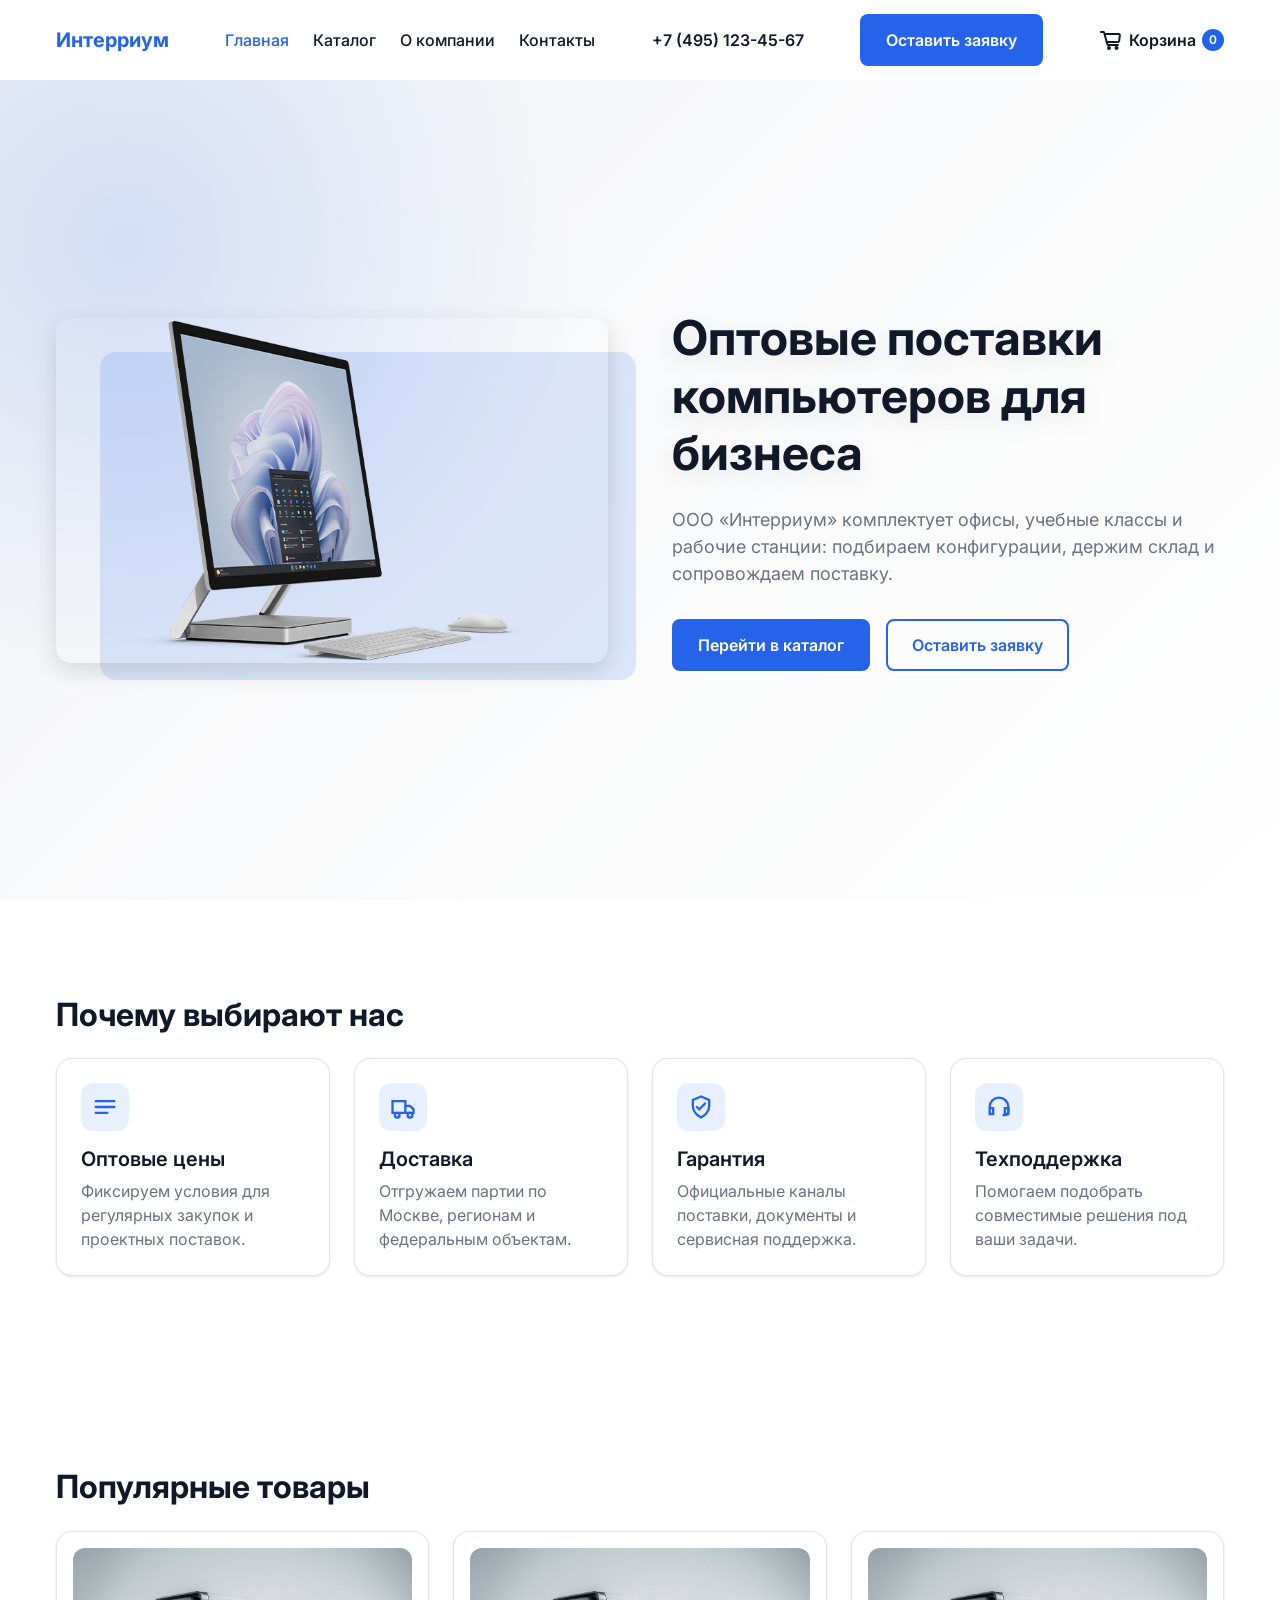
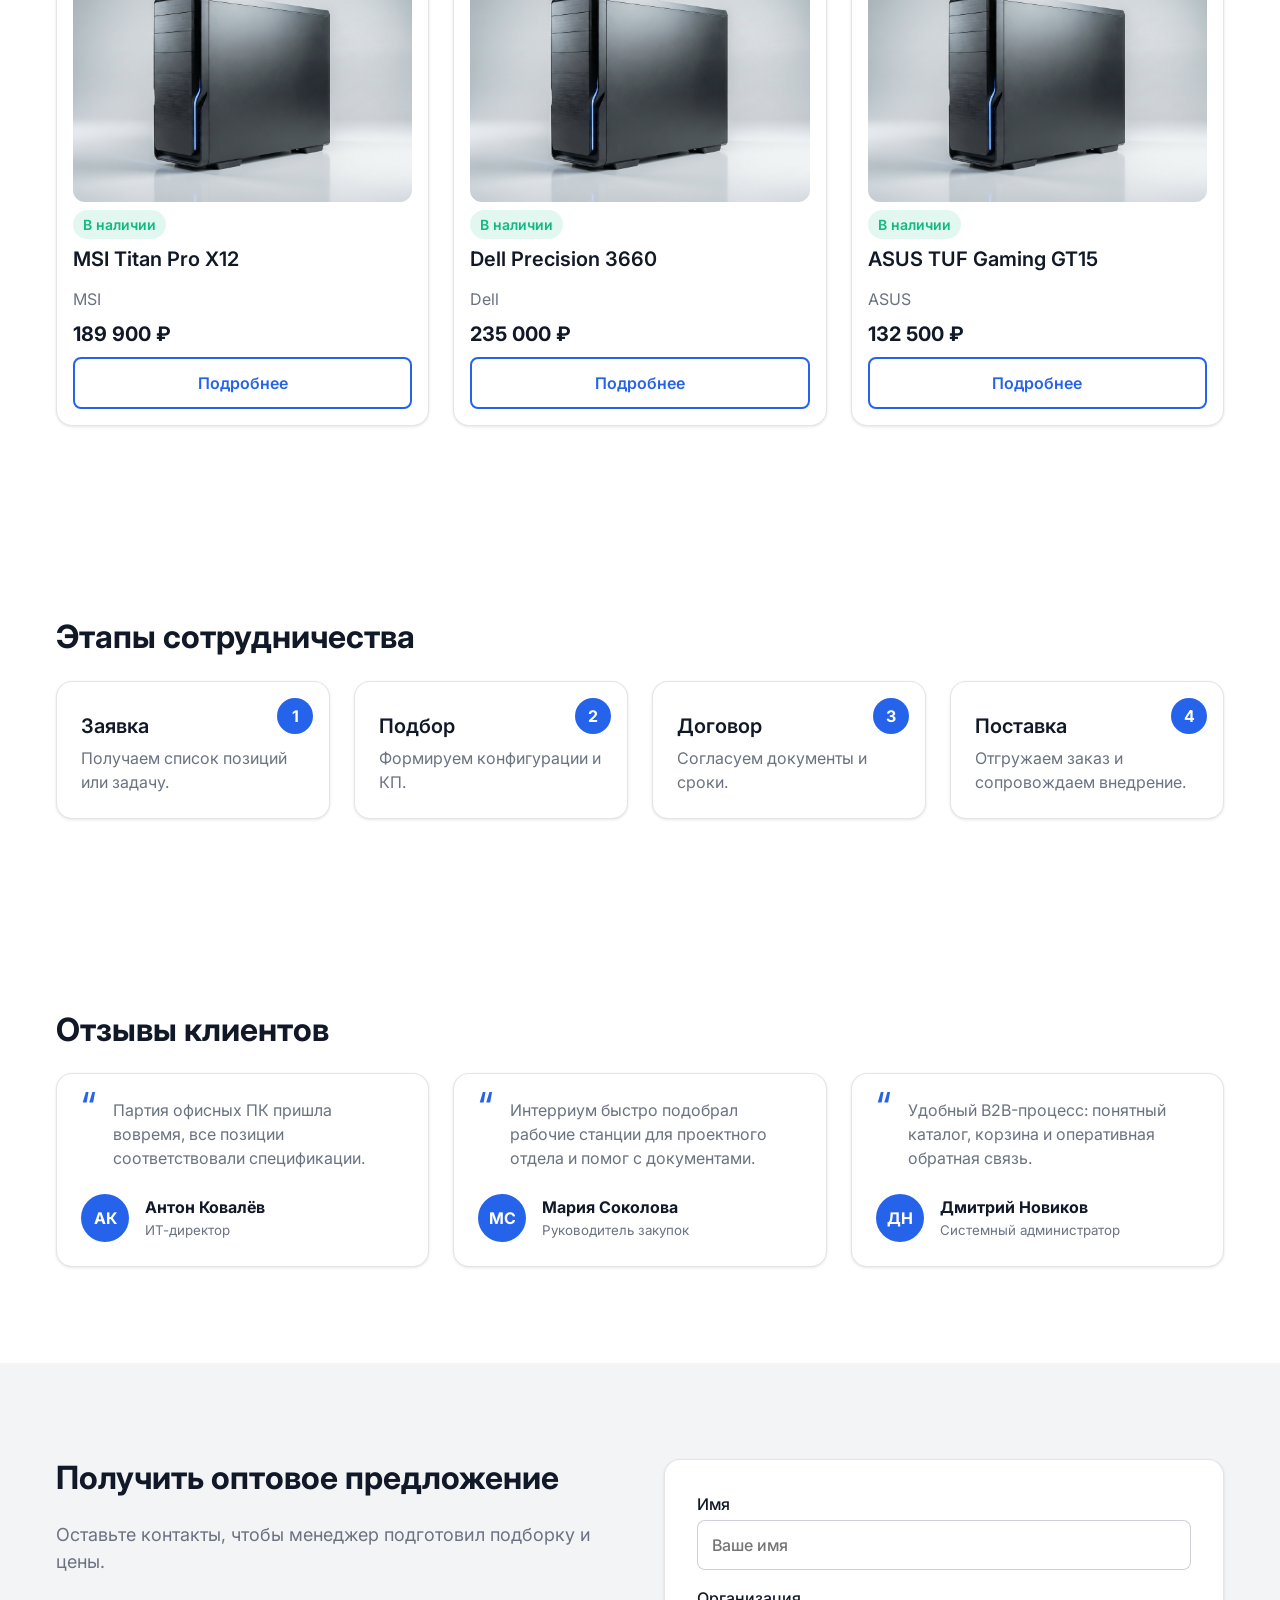
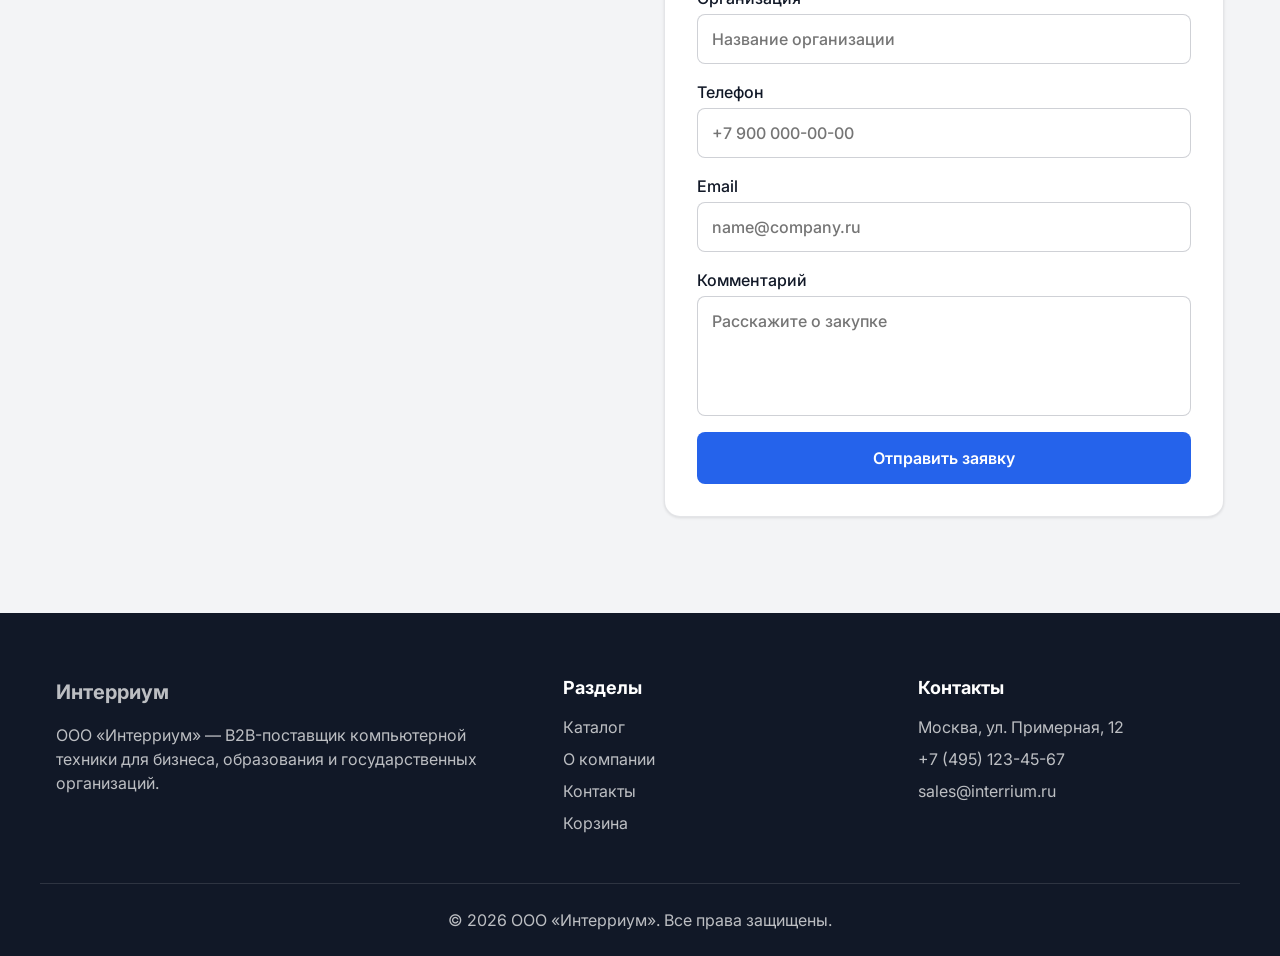
<file: index.html>
<!doctype html>
<html lang="ru">
  <head>
    <meta charset="UTF-8" />
    <meta name="viewport" content="width=device-width, initial-scale=1.0" />
    <meta
      name="description"
      content="ООО «Интерриум» поставляет компьютеры оптом для бизнеса: офисные ПК, игровые решения и рабочие станции с гарантией, доставкой и техподдержкой."
    />
    <title>ООО Интерриум — оптовая продажа компьютеров</title>
    <link rel="icon" href="assets/icons/favicon.svg" type="image/svg+xml" />
    <link rel="preconnect" href="https://fonts.googleapis.com" />
    <link rel="preconnect" href="https://fonts.gstatic.com" crossorigin />
    <link
      href="https://fonts.googleapis.com/css2?family=Inter:wght@400;500;600;700;800&family=Manrope:wght@400;600;700&display=swap"
      rel="stylesheet"
    />
    <link rel="stylesheet" href="css/reset.css" />
    <link rel="stylesheet" href="css/variables.css" />
    <link rel="stylesheet" href="css/style.css" />
    <link rel="stylesheet" href="css/header.css" />
    <link rel="stylesheet" href="css/footer.css" />
    <link rel="stylesheet" href="css/catalog.css" />
    <link rel="stylesheet" href="css/product.css" />
    <link rel="stylesheet" href="css/cart.css" />
    <link rel="stylesheet" href="css/adaptive.css" />
  </head>
  <body>
    <header class="header" id="siteHeader">
      <div class="container header__inner">
        <a href="index.html" class="header__logo" aria-label="ООО Интерриум, на главную">Интерриум</a>
        <nav class="header__nav" aria-label="Основная навигация">
          <ul class="header__nav-list">
            <li>
              <a href="index.html" class="header__nav-link active">Главная</a>
            </li>
            <li><a href="catalog.html" class="header__nav-link">Каталог</a></li>
            <li>
              <a href="about.html" class="header__nav-link">О компании</a>
            </li>
            <li>
              <a href="contacts.html" class="header__nav-link">Контакты</a>
            </li>
          </ul>
        </nav>
        <a href="tel:+74951234567" class="header__phone">+7 (495) 123-45-67</a>
        <button type="button" class="btn btn--primary header__btn" data-modal="requestModal">Оставить заявку</button>
        <a href="cart.html" class="header__cart" aria-label="Перейти в корзину">
          <svg class="header__cart-icon" aria-hidden="true" viewBox="0 0 24 24" fill="none" xmlns="http://www.w3.org/2000/svg">
            <path
              d="M5.33331 6H19.8672C20.4687 6 20.9341 6.52718 20.8595 7.12403L20.1095 13.124C20.0469 13.6245 19.6215 14 19.1172 14H16.5555H9.44442H7.99998"
              stroke="currentColor"
              stroke-width="2"
              stroke-linejoin="round"
            />
            <path
              d="M2 4H4.23362C4.68578 4 5.08169 4.30341 5.19924 4.74003L8.30076 16.26C8.41831 16.6966 8.81422 17 9.26638 17H19"
              stroke="currentColor"
              stroke-width="2"
              stroke-linecap="round"
              stroke-linejoin="round"
            />
            <circle cx="10" cy="20" r="1" stroke="currentColor" stroke-width="2" stroke-linejoin="round" />
            <circle cx="17.5" cy="20" r="1" stroke="currentColor" stroke-width="2" stroke-linejoin="round" />
          </svg>
          <span>Корзина</span>
          <span class="header__cart-count">0</span>
        </a>
        <button type="button" class="header__burger" aria-label="Открыть меню" aria-expanded="false">
          <span></span>
          <span></span>
          <span></span>
        </button>
      </div>
    </header>
    <main class="main">
      <section class="hero hero--home">
        <div class="container hero__inner">
          <div class="hero__media">
            <img src="assets/images/banner_1.png" alt="Современные компьютеры для оптовой закупки" />
          </div>
          <div class="hero__content">
            <h1 class="hero__title">Оптовые поставки компьютеров для бизнеса</h1>
            <p class="hero__subtitle">
              ООО «Интерриум» комплектует офисы, учебные классы и рабочие станции: подбираем конфигурации, держим склад и сопровождаем
              поставку.
            </p>
            <div class="hero__buttons">
              <a class="btn btn--primary" href="catalog.html">Перейти в каталог</a>
              <button type="button" class="btn btn--outline" data-modal="requestModal">Оставить заявку</button>
            </div>
          </div>
        </div>
      </section>

      <section class="section advantages">
        <div class="container">
          <h2 class="section-title">Почему выбирают нас</h2>
          <div class="advantages__grid">
            <article class="advantage-card">
              <span class="advantage-card__icon">
                <svg viewBox="0 0 24 24" fill="none">
                  <path d="M4 7h16M4 12h16M4 17h10" stroke="currentColor" stroke-width="2" stroke-linecap="round" />
                </svg>
              </span>
              <h3>Оптовые цены</h3>
              <p>Фиксируем условия для регулярных закупок и проектных поставок.</p>
            </article>
            <article class="advantage-card">
              <span class="advantage-card__icon">
                <svg viewBox="0 0 24 24" fill="none">
                  <path d="M3 7h11v10H3zM14 11h4l3 3v3h-7z" stroke="currentColor" stroke-width="2" />
                  <circle cx="7" cy="19" r="2" stroke="currentColor" stroke-width="2" />
                  <circle cx="18" cy="19" r="2" stroke="currentColor" stroke-width="2" />
                </svg>
              </span>
              <h3>Доставка</h3>
              <p>Отгружаем партии по Москве, регионам и федеральным объектам.</p>
            </article>
            <article class="advantage-card">
              <span class="advantage-card__icon">
                <svg viewBox="0 0 24 24" fill="none">
                  <path d="M12 3 5 6v5c0 4 3 8 7 10 4-2 7-6 7-10V6l-7-3Z" stroke="currentColor" stroke-width="2" />
                  <path d="m8.5 12 2 2 5-5" stroke="currentColor" stroke-width="2" stroke-linecap="round" />
                </svg>
              </span>
              <h3>Гарантия</h3>
              <p>Официальные каналы поставки, документы и сервисная поддержка.</p>
            </article>
            <article class="advantage-card">
              <span class="advantage-card__icon">
                <svg viewBox="0 0 24 24" fill="none">
                  <path d="M4 12a8 8 0 1 1 16 0v4a3 3 0 0 1-3 3h-2" stroke="currentColor" stroke-width="2" />
                  <path d="M4 13h3v5H4zM17 13h3v5h-3z" stroke="currentColor" stroke-width="2" />
                </svg>
              </span>
              <h3>Техподдержка</h3>
              <p>Помогаем подобрать совместимые решения под ваши задачи.</p>
            </article>
          </div>
        </div>
      </section>

      <section class="section featured-products">
        <div class="container">
          <h2 class="section-title">Популярные товары</h2>
          <div class="products-grid products-grid--featured">
            <article class="product-card">
              <img src="assets/images/product-01.png" alt="MSI Titan Pro X12" loading="lazy" />
              <span class="badge badge--success">В наличии</span>
              <h3>MSI Titan Pro X12</h3>
              <p>MSI</p>
              <strong>189 900 ₽</strong>
              <a class="btn btn--outline" href="product.html?id=1">Подробнее</a>
            </article>

            <article class="product-card">
              <img src="assets/images/product-01.png" alt="Dell Precision 3660" loading="lazy" />
              <span class="badge badge--success">В наличии</span>
              <h3>Dell Precision 3660</h3>
              <p>Dell</p>
              <strong>235 000 ₽</strong>
              <a class="btn btn--outline" href="product.html?id=5">Подробнее</a>
            </article>

            <article class="product-card">
              <img src="assets/images/product-01.png" alt="ASUS TUF Gaming GT15" loading="lazy" />
              <span class="badge badge--success">В наличии</span>
              <h3>ASUS TUF Gaming GT15</h3>
              <p>ASUS</p>
              <strong>132 500 ₽</strong>
              <a class="btn btn--outline" href="product.html?id=20">Подробнее</a>
            </article>
          </div>
        </div>
      </section>

      <section class="section steps">
        <div class="container">
          <h2 class="section-title">Этапы сотрудничества</h2>
          <ol class="steps__grid">
            <li>
              <h3>Заявка</h3>
              <p>Получаем список позиций или задачу.</p>
            </li>
            <li>
              <h3>Подбор</h3>
              <p>Формируем конфигурации и КП.</p>
            </li>
            <li>
              <h3>Договор</h3>
              <p>Согласуем документы и сроки.</p>
            </li>
            <li>
              <h3>Поставка</h3>
              <p>Отгружаем заказ и сопровождаем внедрение.</p>
            </li>
          </ol>
        </div>
      </section>

      <section class="section reviews">
        <div class="container">
          <h2 class="section-title">Отзывы клиентов</h2>
          <div class="reviews__grid">
            <article class="review-card">
              <p>Партия офисных ПК пришла вовремя, все позиции соответствовали спецификации.</p>
              <div>
                <span class="avatar">АК</span>
                <strong>Антон Ковалёв</strong>
                <small>ИТ-директор</small>
              </div>
            </article>
            <article class="review-card">
              <p>Интерриум быстро подобрал рабочие станции для проектного отдела и помог с документами.</p>
              <div>
                <span class="avatar">МС</span>
                <strong>Мария Соколова</strong>
                <small>Руководитель закупок</small>
              </div>
            </article>
            <article class="review-card">
              <p>Удобный B2B-процесс: понятный каталог, корзина и оперативная обратная связь.</p>
              <div>
                <span class="avatar">ДН</span>
                <strong>Дмитрий Новиков</strong>
                <small>Системный администратор</small>
              </div>
            </article>
          </div>
        </div>
      </section>

      <section class="section request-section">
        <div class="container request-section__grid">
          <div>
            <h2 class="section-title">Получить оптовое предложение</h2>
            <p class="section-subtitle">Оставьте контакты, чтобы менеджер подготовил подборку и цены.</p>
          </div>
          <form class="form js-validate-form" novalidate>
            <label class="form__field">
              Имя
              <input name="name" placeholder="Ваше имя" required />
            </label>
            <label class="form__field">
              Организация
              <input name="organization" placeholder="Название организации" required />
            </label>
            <label class="form__field">
              Телефон
              <input name="phone" type="tel" placeholder="+7 900 000-00-00" required />
            </label>
            <label class="form__field">
              Email
              <input name="email" type="email" placeholder="name@company.ru" required />
            </label>
            <label class="form__field">
              Комментарий
              <textarea name="message" placeholder="Расскажите о закупке" required></textarea>
            </label>
            <button class="btn btn--primary" type="submit">Отправить заявку</button>
          </form>
        </div>
      </section>
    </main>
    <footer class="footer">
      <div class="container footer__grid">
        <div>
          <a href="index.html" class="footer__logo">Интерриум</a>
          <p>ООО «Интерриум» — B2B-поставщик компьютерной техники для бизнеса, образования и государственных организаций.</p>
        </div>
        <nav aria-label="Навигация в подвале">
          <h2 class="footer__title">Разделы</h2>
          <ul class="footer__links">
            <li><a href="catalog.html">Каталог</a></li>
            <li><a href="about.html">О компании</a></li>
            <li><a href="contacts.html">Контакты</a></li>
            <li><a href="cart.html">Корзина</a></li>
          </ul>
        </nav>
        <address class="footer__address">
          <h2 class="footer__title">Контакты</h2>
          <p>Москва, ул. Примерная, 12</p>
          <p><a href="tel:+74951234567">+7 (495) 123-45-67</a></p>
          <p><a href="mailto:sales@interrium.ru">sales@interrium.ru</a></p>
        </address>
      </div>
      <div class="container footer__bottom">
        <p class="footer__copy">© 2026 ООО «Интерриум». Все права защищены.</p>
      </div>
    </footer>
    <div class="modal" id="requestModal" aria-hidden="true">
      <div class="modal__overlay" data-modal-close></div>
      <div class="modal__window" role="dialog" aria-modal="true" aria-labelledby="requestModalTitle">
        <button type="button" class="modal__close" data-modal-close aria-label="Закрыть окно">
          <svg aria-hidden="true" viewBox="0 0 24 24" fill="none">
            <path d="M6 6l12 12M18 6 6 18" stroke="currentColor" stroke-width="2" stroke-linecap="round" />
          </svg>
        </button>
        <form class="form modal__form js-validate-form" novalidate>
          <h2 id="requestModalTitle" class="form__title">Оставить заявку</h2>
          <p class="form__text">Заполните форму, и менеджер подготовит оптовое предложение.</p>
          <label class="form__field">
            Имя
            <input name="name" type="text" placeholder="Ваше имя" required />
          </label>
          <label class="form__field">
            Организация
            <input name="organization" type="text" placeholder="Название организации" required />
          </label>
          <label class="form__field">
            Телефон
            <input name="phone" type="tel" placeholder="+7 900 000-00-00" required />
          </label>
          <label class="form__field">
            Email
            <input name="email" type="email" placeholder="name@company.ru" required />
          </label>
          <label class="form__field">
            Комментарий
            <textarea name="message" placeholder="Какие компьютеры вас интересуют" required></textarea>
          </label>
          <button class="btn btn--primary form__submit" type="submit">Отправить</button>
        </form>
        <div class="form-success" hidden>
          <h2>Спасибо! Заявка принята.</h2>
          <p>Мы свяжемся с вами в ближайшее рабочее время.</p>
        </div>
      </div>
    </div>
    <script src="js/main.js"></script>
    <script src="js/modal.js"></script>
  </body>
</html>
</file>
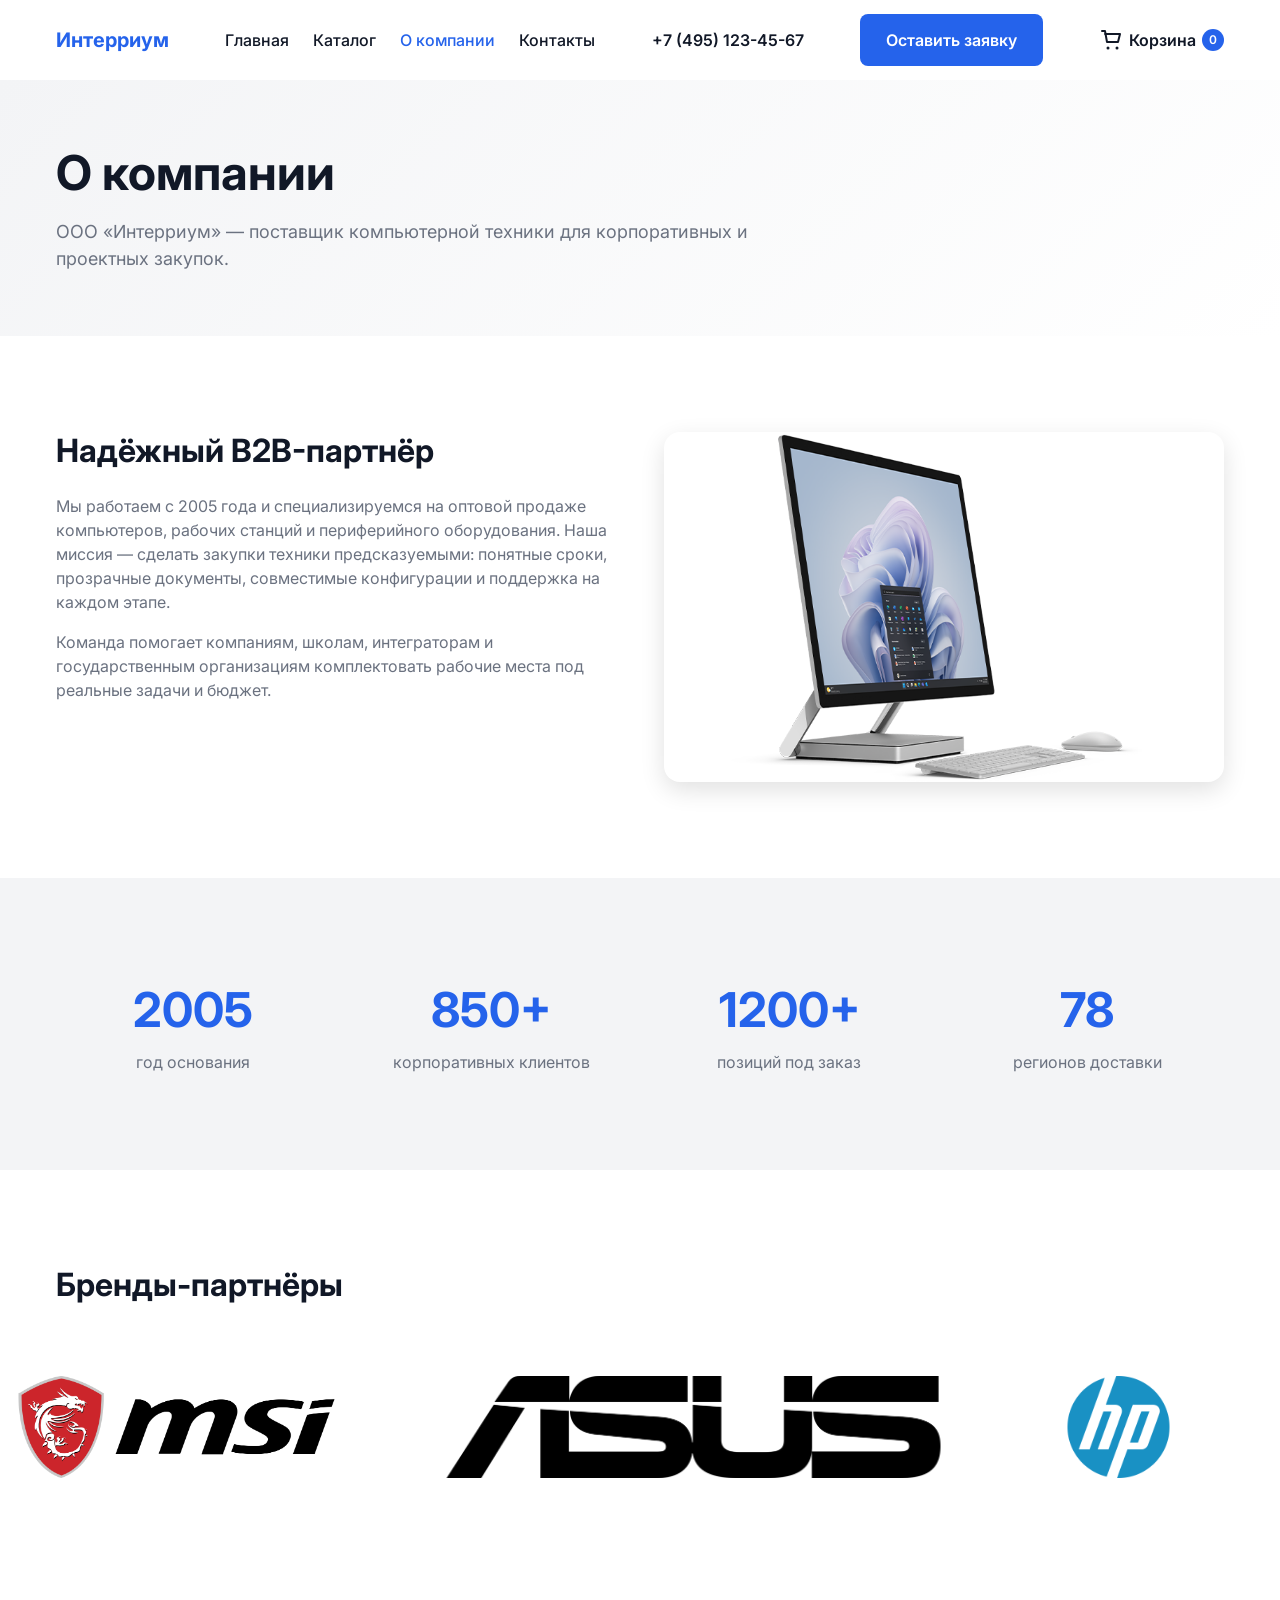
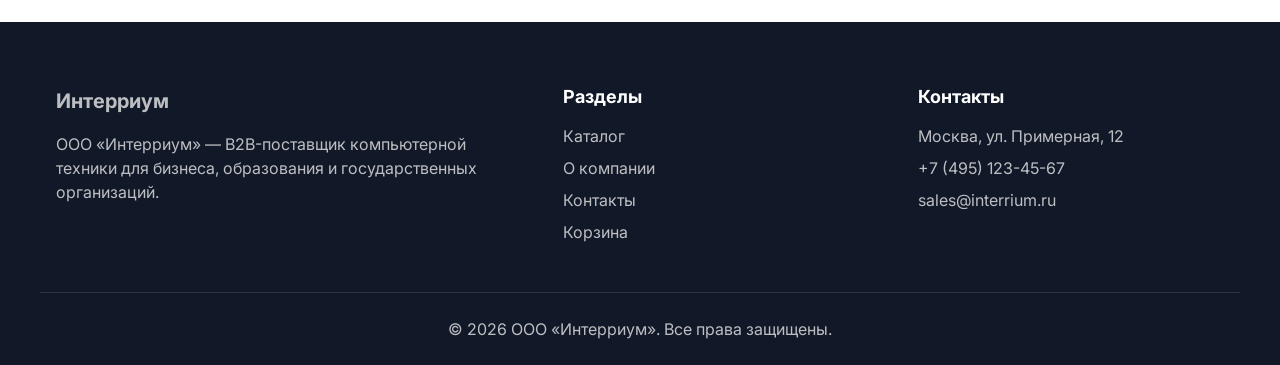
<file: about.html>
<!doctype html>
<html lang="ru">
  <head>
    <meta charset="UTF-8" />
    <meta name="viewport" content="width=device-width, initial-scale=1.0" />
    <meta
      name="description"
      content="ООО «Интерриум» — опытный оптовый поставщик компьютерной техники с 2005 года: история, миссия, достижения и бренды-партнёры."
    />
    <title>О компании — ООО Интерриум</title>
    <link rel="icon" href="assets/icons/favicon.svg" type="image/svg+xml" />
    <link rel="preconnect" href="https://fonts.googleapis.com" />
    <link rel="preconnect" href="https://fonts.gstatic.com" crossorigin />
    <link
      href="https://fonts.googleapis.com/css2?family=Inter:wght@400;500;600;700;800&family=Manrope:wght@400;600;700&display=swap"
      rel="stylesheet"
    />
    <link rel="stylesheet" href="css/reset.css" />
    <link rel="stylesheet" href="css/variables.css" />
    <link rel="stylesheet" href="css/style.css" />
    <link rel="stylesheet" href="css/header.css" />
    <link rel="stylesheet" href="css/footer.css" />
    <link rel="stylesheet" href="css/catalog.css" />
    <link rel="stylesheet" href="css/product.css" />
    <link rel="stylesheet" href="css/cart.css" />
    <link rel="stylesheet" href="css/adaptive.css" />
  </head>
  <body>
    <header class="header" id="siteHeader">
      <div class="container header__inner">
        <a href="index.html" class="header__logo" aria-label="ООО Интерриум, на главную">Интерриум</a>
        <nav class="header__nav" aria-label="Основная навигация">
          <ul class="header__nav-list">
            <li><a href="index.html" class="header__nav-link">Главная</a></li>
            <li><a href="catalog.html" class="header__nav-link">Каталог</a></li>
            <li>
              <a href="about.html" class="header__nav-link active">О компании</a>
            </li>
            <li>
              <a href="contacts.html" class="header__nav-link">Контакты</a>
            </li>
          </ul>
        </nav>
        <a href="tel:+74951234567" class="header__phone">+7 (495) 123-45-67</a>
        <button type="button" class="btn btn--primary header__btn" data-modal="requestModal">Оставить заявку</button>
        <a href="cart.html" class="header__cart" aria-label="Перейти в корзину">
          <svg class="header__cart-icon" aria-hidden="true" viewBox="0 0 24 24" fill="none">
            <path d="M6 6h15l-2 8H8L6 3H3" stroke="currentColor" stroke-width="2" stroke-linecap="round" stroke-linejoin="round" />
            <circle cx="9" cy="20" r="1.5" fill="currentColor" />
            <circle cx="18" cy="20" r="1.5" fill="currentColor" />
          </svg>
          <span>Корзина</span>
          <span class="header__cart-count">0</span>
        </a>
        <button type="button" class="header__burger" aria-label="Открыть меню" aria-expanded="false">
          <span></span>
          <span></span>
          <span></span>
        </button>
      </div>
    </header>
    <main class="main">
      <section class="page-hero">
        <div class="container">
          <h1>О компании</h1>
          <p>ООО «Интерриум» — поставщик компьютерной техники для корпоративных и проектных закупок.</p>
        </div>
      </section>
      <section class="section about">
        <div class="container about__grid">
          <div>
            <h2 class="section-title">Надёжный B2B-партнёр</h2>
            <p>
              Мы работаем с 2005 года и специализируемся на оптовой продаже компьютеров, рабочих станций и периферийного оборудования. Наша
              миссия — сделать закупки техники предсказуемыми: понятные сроки, прозрачные документы, совместимые конфигурации и поддержка на
              каждом этапе.
            </p>
            <p>
              Команда помогает компаниям, школам, интеграторам и государственным организациям комплектовать рабочие места под реальные
              задачи и бюджет.
            </p>
          </div>
          <img src="assets/images/banner_1.png" alt="Компьютерная техника ООО Интерриум" loading="lazy" />
        </div>
      </section>
      <section class="section achievements">
        <div class="container achievements__grid">
          <div>
            <strong>2005</strong>
            <span>год основания</span>
          </div>
          <div>
            <strong>850+</strong>
            <span>корпоративных клиентов</span>
          </div>
          <div>
            <strong>1200+</strong>
            <span>позиций под заказ</span>
          </div>
          <div>
            <strong>78</strong>
            <span>регионов доставки</span>
          </div>
        </div>
      </section>
      <section class="section partners">
        <div class="container">
          <h2 class="section-title">Бренды-партнёры</h2>
          <div class="partners__slider">
            <div class="partners__track">
              <!-- Элементы будут добавлены через JS -->
            </div>
          </div>
        </div>
      </section>
    </main>
    <footer class="footer">
      <div class="container footer__grid">
        <div>
          <a href="index.html" class="footer__logo">Интерриум</a>
          <p>ООО «Интерриум» — B2B-поставщик компьютерной техники для бизнеса, образования и государственных организаций.</p>
        </div>
        <nav aria-label="Навигация в подвале">
          <h2 class="footer__title">Разделы</h2>
          <ul class="footer__links">
            <li><a href="catalog.html">Каталог</a></li>
            <li><a href="about.html">О компании</a></li>
            <li><a href="contacts.html">Контакты</a></li>
            <li><a href="cart.html">Корзина</a></li>
          </ul>
        </nav>
        <address class="footer__address">
          <h2 class="footer__title">Контакты</h2>
          <p>Москва, ул. Примерная, 12</p>
          <p><a href="tel:+74951234567">+7 (495) 123-45-67</a></p>
          <p><a href="mailto:sales@interrium.ru">sales@interrium.ru</a></p>
        </address>
      </div>
      <div class="container footer__bottom">
        <p class="footer__copy">© 2026 ООО «Интерриум». Все права защищены.</p>
      </div>
    </footer>
    <div class="modal" id="requestModal" aria-hidden="true">
      <div class="modal__overlay" data-modal-close></div>
      <div class="modal__window" role="dialog" aria-modal="true" aria-labelledby="requestModalTitle">
        <button type="button" class="modal__close" data-modal-close aria-label="Закрыть окно">
          <svg aria-hidden="true" viewBox="0 0 24 24" fill="none">
            <path d="M6 6l12 12M18 6 6 18" stroke="currentColor" stroke-width="2" stroke-linecap="round" />
          </svg>
        </button>
        <form class="form modal__form js-validate-form" novalidate>
          <h2 id="requestModalTitle" class="form__title">Оставить заявку</h2>
          <p class="form__text">Заполните форму, и менеджер подготовит оптовое предложение.</p>
          <label class="form__field">
            Имя
            <input name="name" type="text" placeholder="Ваше имя" required />
          </label>
          <label class="form__field">
            Организация
            <input name="organization" type="text" placeholder="Название организации" required />
          </label>
          <label class="form__field">
            Телефон
            <input name="phone" type="tel" placeholder="+7 900 000-00-00" required />
          </label>
          <label class="form__field">
            Email
            <input name="email" type="email" placeholder="name@company.ru" required />
          </label>
          <label class="form__field">
            Комментарий
            <textarea name="message" placeholder="Какие компьютеры вас интересуют" required></textarea>
          </label>
          <button class="btn btn--primary form__submit" type="submit">Отправить</button>
        </form>
        <div class="form-success" hidden>
          <h2>Спасибо! Заявка принята.</h2>
          <p>Мы свяжемся с вами в ближайшее рабочее время.</p>
        </div>
      </div>
    </div>
    <script src="js/main.js"></script>
    <script src="js/modal.js"></script>
    <script src="js/carousel.js"></script>
  </body>
</html>
</file>
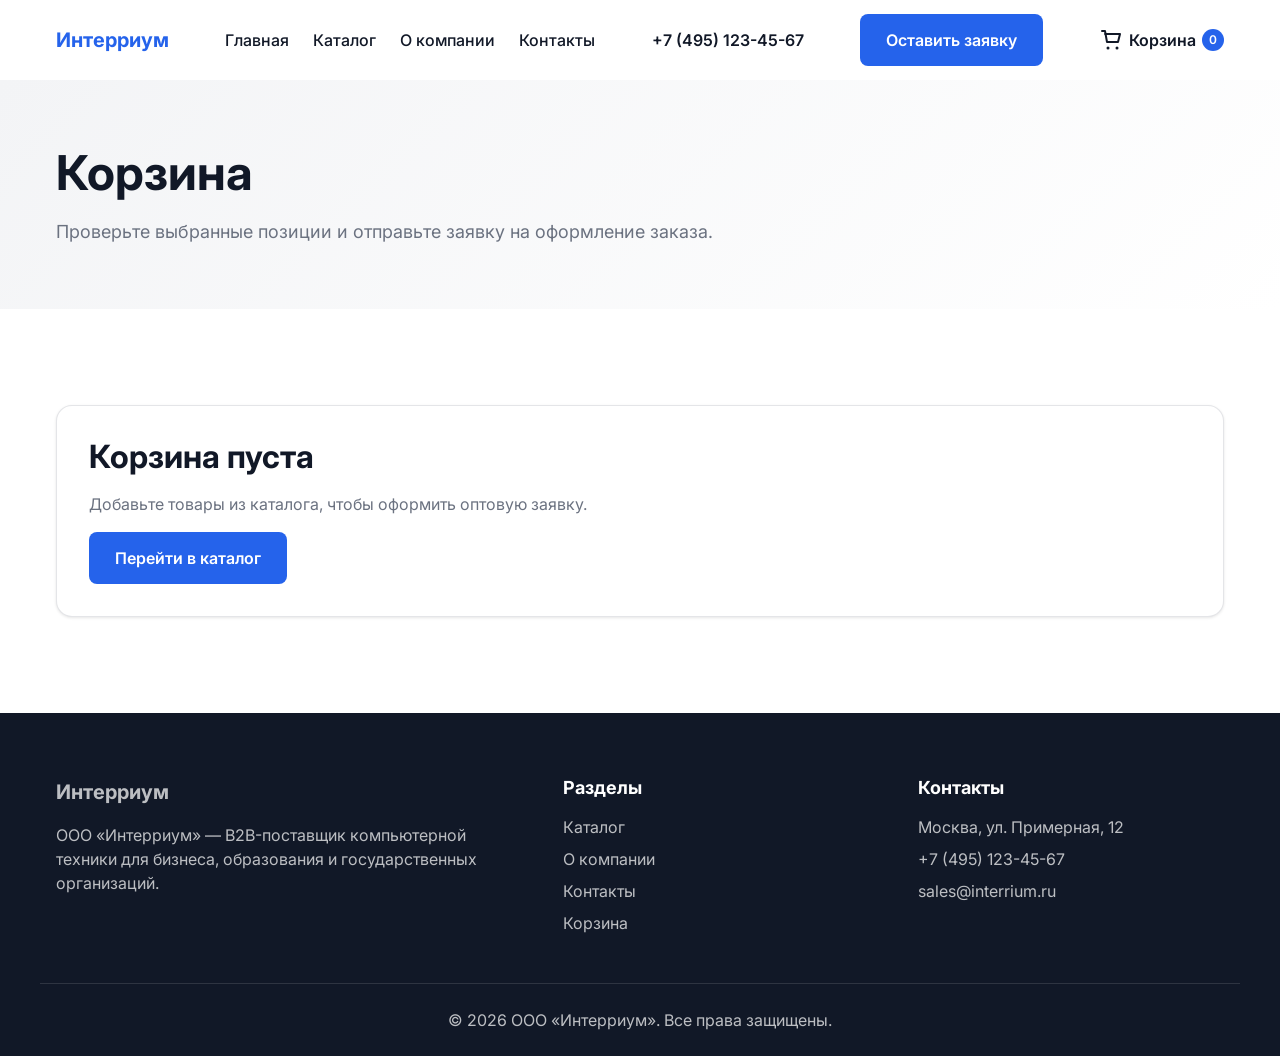
<file: cart.html>
<!doctype html>
<html lang="ru">
  <head>
    <meta charset="UTF-8" />
    <meta name="viewport" content="width=device-width, initial-scale=1.0" />
    <meta
      name="description"
      content="Корзина заказа ООО «Интерриум»: выбранные компьютеры, изменение количества, итоговая сумма и оформление оптовой заявки."
    />
    <title>Корзина — ООО Интерриум</title>
    <link rel="icon" href="assets/icons/favicon.svg" type="image/svg+xml" />
    <link rel="preconnect" href="https://fonts.googleapis.com" />
    <link rel="preconnect" href="https://fonts.gstatic.com" crossorigin />
    <link
      href="https://fonts.googleapis.com/css2?family=Inter:wght@400;500;600;700;800&family=Manrope:wght@400;600;700&display=swap"
      rel="stylesheet"
    />
    <link rel="stylesheet" href="css/reset.css" />
    <link rel="stylesheet" href="css/variables.css" />
    <link rel="stylesheet" href="css/style.css" />
    <link rel="stylesheet" href="css/header.css" />
    <link rel="stylesheet" href="css/footer.css" />
    <link rel="stylesheet" href="css/catalog.css" />
    <link rel="stylesheet" href="css/product.css" />
    <link rel="stylesheet" href="css/cart.css" />
    <link rel="stylesheet" href="css/adaptive.css" />
  </head>
  <body>
    <header class="header" id="siteHeader">
      <div class="container header__inner">
        <a href="index.html" class="header__logo" aria-label="ООО Интерриум, на главную">Интерриум</a>
        <nav class="header__nav" aria-label="Основная навигация">
          <ul class="header__nav-list">
            <li><a href="index.html" class="header__nav-link">Главная</a></li>
            <li><a href="catalog.html" class="header__nav-link">Каталог</a></li>
            <li>
              <a href="about.html" class="header__nav-link">О компании</a>
            </li>
            <li>
              <a href="contacts.html" class="header__nav-link">Контакты</a>
            </li>
          </ul>
        </nav>
        <a href="tel:+74951234567" class="header__phone">+7 (495) 123-45-67</a>
        <button type="button" class="btn btn--primary header__btn" data-modal="requestModal">Оставить заявку</button>
        <a href="cart.html" class="header__cart" aria-label="Перейти в корзину">
          <svg class="header__cart-icon" aria-hidden="true" viewBox="0 0 24 24" fill="none">
            <path d="M6 6h15l-2 8H8L6 3H3" stroke="currentColor" stroke-width="2" stroke-linecap="round" stroke-linejoin="round" />
            <circle cx="9" cy="20" r="1.5" fill="currentColor" />
            <circle cx="18" cy="20" r="1.5" fill="currentColor" />
          </svg>
          <span>Корзина</span>
          <span class="header__cart-count">0</span>
        </a>
        <button type="button" class="header__burger" aria-label="Открыть меню" aria-expanded="false">
          <span></span>
          <span></span>
          <span></span>
        </button>
      </div>
    </header>

    <main class="main">
      <section class="page-hero">
        <div class="container">
          <h1>Корзина</h1>
          <p>Проверьте выбранные позиции и отправьте заявку на оформление заказа.</p>
        </div>
      </section>

      <section class="section cart-page">
        <div class="container">
          <div class="cart" data-cart-container></div>
        </div>
      </section>

      <div class="confirm-modal" id="confirmClear" aria-hidden="true">
        <div class="confirm-modal__window">
          <h2>Очистить корзину?</h2>
          <p>Все выбранные позиции будут удалены из корзины.</p>
          <div>
            <button class="btn btn--outline" type="button" data-confirm-cancel>Отмена</button>
            <button class="btn btn--primary" type="button" data-confirm-ok>Очистить</button>
          </div>
        </div>
      </div>
    </main>

    <footer class="footer">
      <div class="container footer__grid">
        <div>
          <a href="index.html" class="footer__logo">Интерриум</a>
          <p>ООО «Интерриум» — B2B-поставщик компьютерной техники для бизнеса, образования и государственных организаций.</p>
        </div>
        <nav aria-label="Навигация в подвале">
          <h2 class="footer__title">Разделы</h2>
          <ul class="footer__links">
            <li><a href="catalog.html">Каталог</a></li>
            <li><a href="about.html">О компании</a></li>
            <li><a href="contacts.html">Контакты</a></li>
            <li><a href="cart.html">Корзина</a></li>
          </ul>
        </nav>
        <address class="footer__address">
          <h2 class="footer__title">Контакты</h2>
          <p>Москва, ул. Примерная, 12</p>
          <p><a href="tel:+74951234567">+7 (495) 123-45-67</a></p>
          <p><a href="mailto:sales@interrium.ru">sales@interrium.ru</a></p>
        </address>
      </div>
      <div class="container footer__bottom">
        <p class="footer__copy">© 2026 ООО «Интерриум». Все права защищены.</p>
      </div>
    </footer>

    <div class="modal" id="requestModal" aria-hidden="true">
      <div class="modal__overlay" data-modal-close></div>
      <div class="modal__window" role="dialog" aria-modal="true" aria-labelledby="requestModalTitle">
        <button type="button" class="modal__close" data-modal-close aria-label="Закрыть окно">
          <svg aria-hidden="true" viewBox="0 0 24 24" fill="none">
            <path d="M6 6l12 12M18 6 6 18" stroke="currentColor" stroke-width="2" stroke-linecap="round" />
          </svg>
        </button>
        <form class="form modal__form js-validate-form" novalidate>
          <h2 id="requestModalTitle" class="form__title">Оставить заявку</h2>
          <p class="form__text">Заполните форму, и менеджер подготовит оптовое предложение.</p>
          <label class="form__field">
            Имя
            <input name="name" type="text" placeholder="Ваше имя" required />
          </label>
          <label class="form__field">
            Организация
            <input name="organization" type="text" placeholder="Название организации" required />
          </label>
          <label class="form__field">
            Телефон
            <input name="phone" type="tel" placeholder="+7 900 000-00-00" required />
          </label>
          <label class="form__field">
            Email
            <input name="email" type="email" placeholder="name@company.ru" required />
          </label>
          <label class="form__field">
            Комментарий
            <textarea name="message" placeholder="Какие компьютеры вас интересуют" required></textarea>
          </label>
          <button class="btn btn--primary form__submit" type="submit">Отправить</button>
        </form>
        <div class="form-success" hidden>
          <h2>Спасибо! Заявка принята.</h2>
          <p>Мы свяжемся с вами в ближайшее рабочее время.</p>
        </div>
      </div>
    </div>

    <script src="js/main.js"></script>
    <script src="js/modal.js"></script>
    <script src="js/cart.js"></script>
  </body>
</html>
</file>
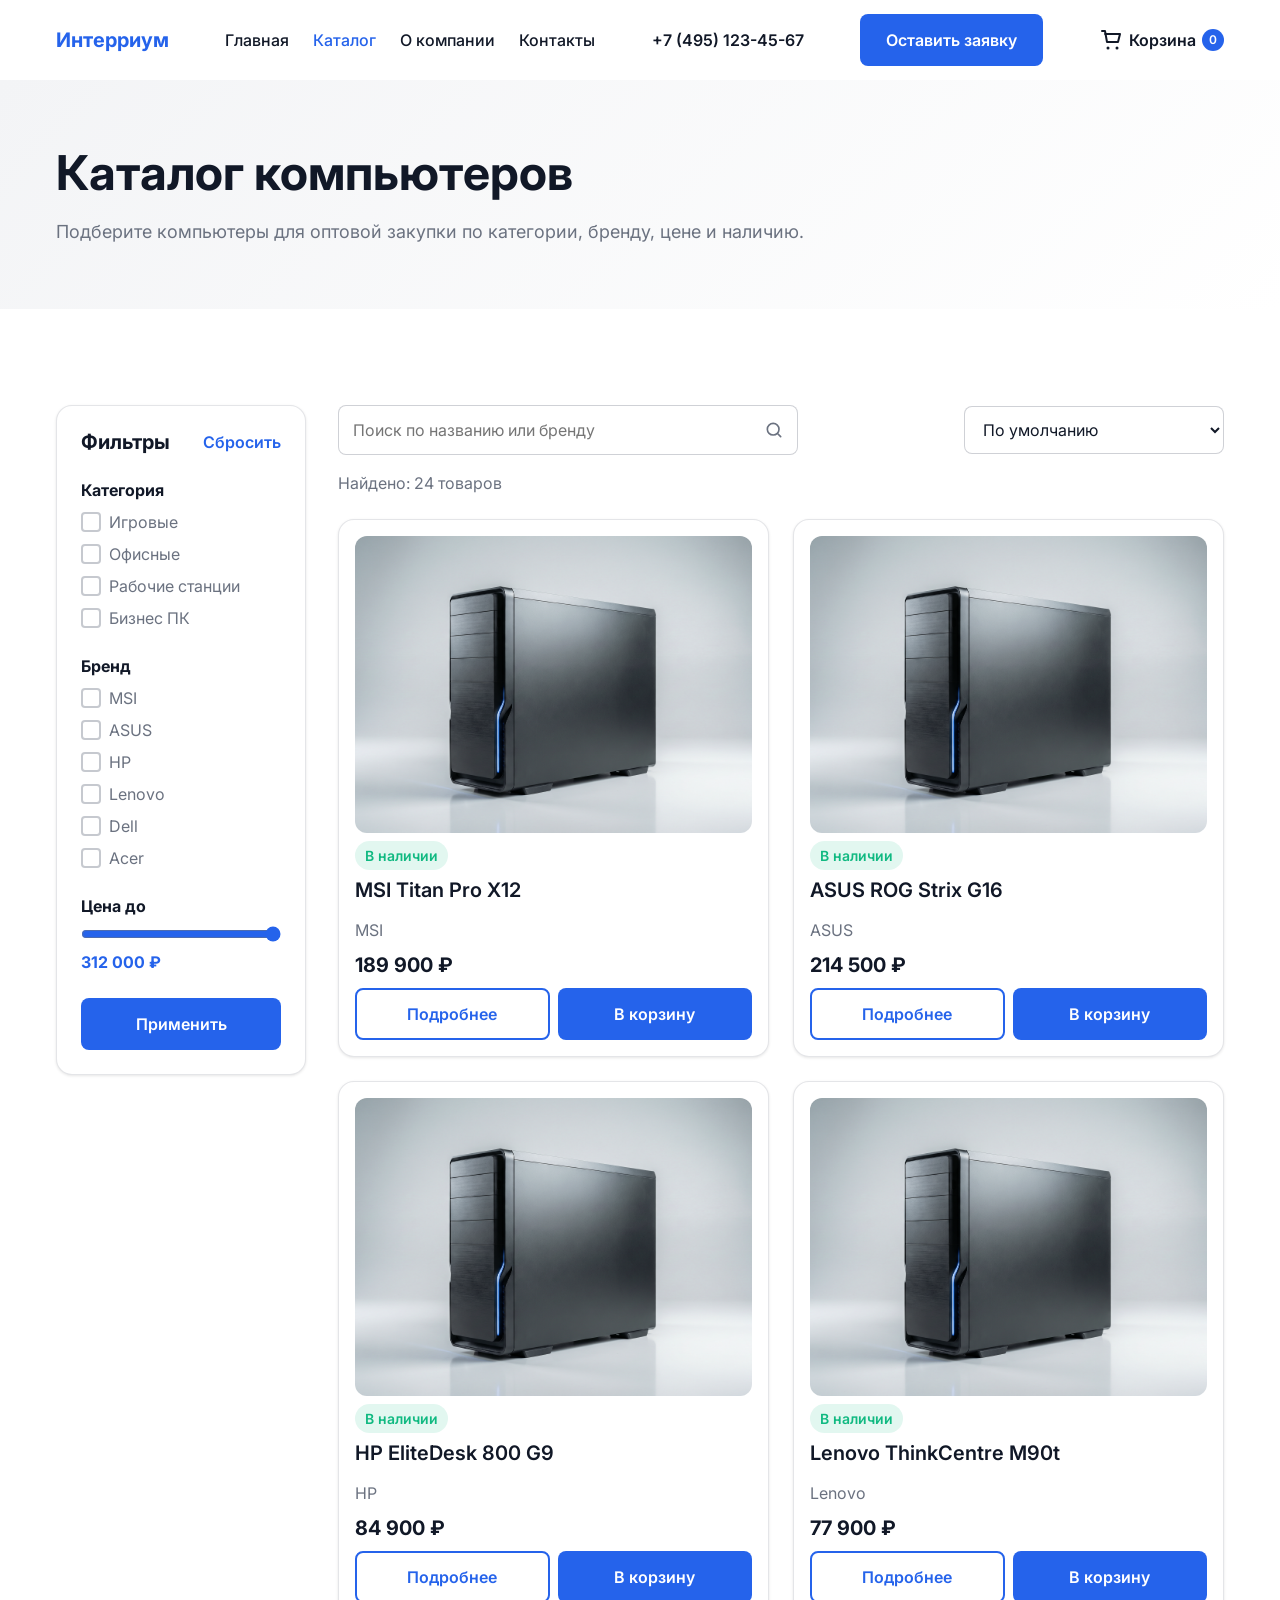
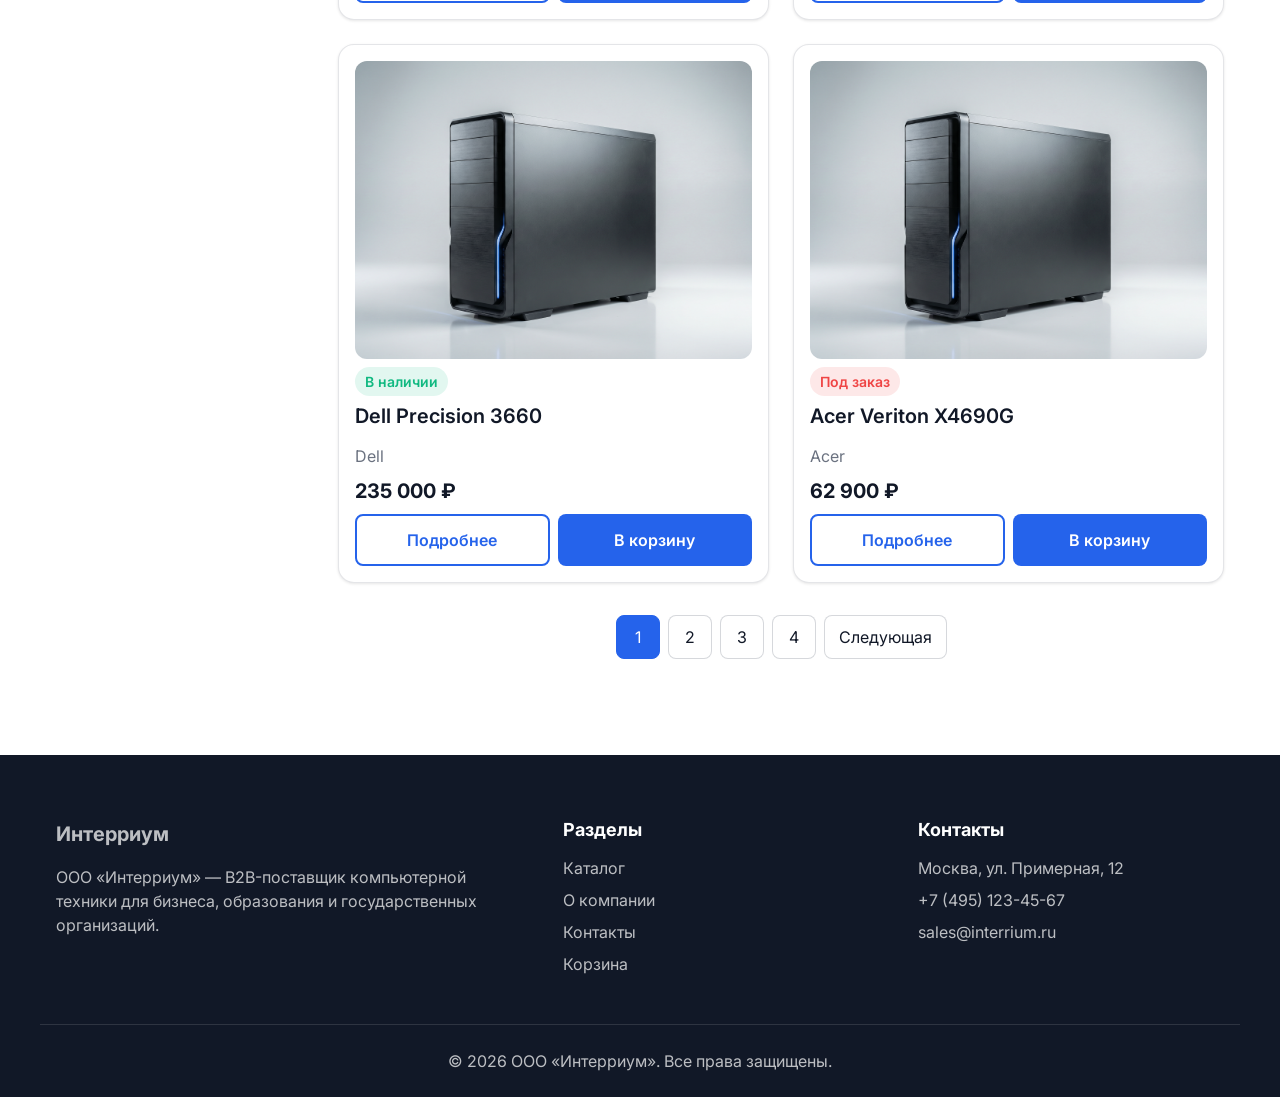
<file: catalog.html>
<!doctype html>
<html lang="ru">
  <head>
    <meta charset="UTF-8" />
    <meta name="viewport" content="width=device-width, initial-scale=1.0" />
    <meta
      name="description"
      content="Каталог компьютеров ООО «Интерриум»: игровые ПК, офисные компьютеры и рабочие станции для оптовых поставок бизнесу по всей России."
    />
    <title>Каталог компьютеров — ООО Интерриум</title>
    <link rel="icon" href="assets/icons/favicon.svg" type="image/svg+xml" />
    <link rel="preconnect" href="https://fonts.googleapis.com" />
    <link rel="preconnect" href="https://fonts.gstatic.com" crossorigin />
    <link
      href="https://fonts.googleapis.com/css2?family=Inter:wght@400;500;600;700;800&family=Manrope:wght@400;600;700&display=swap"
      rel="stylesheet"
    />
    <link rel="stylesheet" href="css/reset.css" />
    <link rel="stylesheet" href="css/variables.css" />
    <link rel="stylesheet" href="css/style.css" />
    <link rel="stylesheet" href="css/header.css" />
    <link rel="stylesheet" href="css/footer.css" />
    <link rel="stylesheet" href="css/catalog.css" />
    <link rel="stylesheet" href="css/product.css" />
    <link rel="stylesheet" href="css/cart.css" />
    <link rel="stylesheet" href="css/adaptive.css" />
  </head>
  <body>
    <header class="header" id="siteHeader">
      <div class="container header__inner">
        <a href="index.html" class="header__logo" aria-label="ООО Интерриум, на главную">Интерриум</a>
        <nav class="header__nav" aria-label="Основная навигация">
          <ul class="header__nav-list">
            <li><a href="index.html" class="header__nav-link">Главная</a></li>
            <li>
              <a href="catalog.html" class="header__nav-link active">Каталог</a>
            </li>
            <li>
              <a href="about.html" class="header__nav-link">О компании</a>
            </li>
            <li>
              <a href="contacts.html" class="header__nav-link">Контакты</a>
            </li>
          </ul>
        </nav>
        <a href="tel:+74951234567" class="header__phone">+7 (495) 123-45-67</a>
        <button type="button" class="btn btn--primary header__btn" data-modal="requestModal">Оставить заявку</button>
        <a href="cart.html" class="header__cart" aria-label="Перейти в корзину">
          <svg class="header__cart-icon" aria-hidden="true" viewBox="0 0 24 24" fill="none">
            <path d="M6 6h15l-2 8H8L6 3H3" stroke="currentColor" stroke-width="2" stroke-linecap="round" stroke-linejoin="round" />
            <circle cx="9" cy="20" r="1.5" fill="currentColor" />
            <circle cx="18" cy="20" r="1.5" fill="currentColor" />
          </svg>
          <span>Корзина</span>
          <span class="header__cart-count">0</span>
        </a>
        <button type="button" class="header__burger" aria-label="Открыть меню" aria-expanded="false">
          <span></span>
          <span></span>
          <span></span>
        </button>
      </div>
    </header>
    
    <main class="main">
      <section class="page-hero">
        <div class="container">
          <h1>Каталог компьютеров</h1>
          <p>Подберите компьютеры для оптовой закупки по категории, бренду, цене и наличию.</p>
        </div>
      </section>
      
      <section class="catalog section">
        <div class="container catalog__layout">
          <button class="btn btn--outline catalog__filter-toggle" type="button">Показать фильтры</button>
          <aside class="catalog__sidebar">
            <div class="catalog__sidebar-head">
              <h2>Фильтры</h2>
              <button type="button" class="catalog__reset">Сбросить</button>
            </div>
            <form class="filters">
              <fieldset>
                <legend>Категория</legend>
                <label>
                  <input type="checkbox" name="category" value="gaming" />
                  Игровые
                </label>
                <label>
                  <input type="checkbox" name="category" value="office" />
                  Офисные
                </label>
                <label>
                  <input type="checkbox" name="category" value="workstation" />
                  Рабочие станции
                </label>
                <label>
                  <input type="checkbox" name="category" value="business" />
                  Бизнес ПК
                </label>
              </fieldset>
              <fieldset>
                <legend>Бренд</legend>
                <label>
                  <input type="checkbox" name="brand" value="MSI" />
                  MSI
                </label>
                <label>
                  <input type="checkbox" name="brand" value="ASUS" />
                  ASUS
                </label>
                <label>
                  <input type="checkbox" name="brand" value="HP" />
                  HP
                </label>
                <label>
                  <input type="checkbox" name="brand" value="Lenovo" />
                  Lenovo
                </label>
                <label>
                  <input type="checkbox" name="brand" value="Dell" />
                  Dell
                </label>
                <label>
                  <input type="checkbox" name="brand" value="Acer" />
                  Acer
                </label>
              </fieldset>
              <fieldset>
                <legend>Цена до</legend>
                <input class="catalog__price" type="range" min="50000" max="320000" step="1000" value="320000" />
                <output class="catalog__price-output">320 000 ₽</output>
              </fieldset>
              <button class="btn btn--primary" type="button" data-apply-filters>Применить</button>
            </form>
          </aside>
          <div class="catalog__content">
            <div class="catalog__toolbar">
              <label class="catalog__search">
                <span class="visually-hidden">Поиск</span>
                <input type="search" placeholder="Поиск по названию или бренду" />
                <img src="assets/icons/search.svg" alt="" aria-hidden="true" />
              </label>
              <select class="catalog__sort" aria-label="Сортировка">
                <option value="default">По умолчанию</option>
                <option value="price-asc">Цена: по возрастанию</option>
                <option value="price-desc">Цена: по убыванию</option>
                <option value="title-asc">Название: А-Я</option>
              </select>
            </div>
            <p class="catalog__count">Найдено: 0 товаров</p>
            <div class="catalog__grid"></div>
            <nav class="pagination" aria-label="Пагинация каталога"></nav>
          </div>
        </div>
      </section>
    </main>
    
    <footer class="footer">
      <div class="container footer__grid">
        <div>
          <a href="index.html" class="footer__logo">Интерриум</a>
          <p>ООО «Интерриум» — B2B-поставщик компьютерной техники для бизнеса, образования и государственных организаций.</p>
        </div>
        <nav aria-label="Навигация в подвале">
          <h2 class="footer__title">Разделы</h2>
          <ul class="footer__links">
            <li><a href="catalog.html">Каталог</a></li>
            <li><a href="about.html">О компании</a></li>
            <li><a href="contacts.html">Контакты</a></li>
            <li><a href="cart.html">Корзина</a></li>
          </ul>
        </nav>
        <address class="footer__address">
          <h2 class="footer__title">Контакты</h2>
          <p>Москва, ул. Примерная, 12</p>
          <p><a href="tel:+74951234567">+7 (495) 123-45-67</a></p>
          <p><a href="mailto:sales@interrium.ru">sales@interrium.ru</a></p>
        </address>
      </div>
      <div class="container footer__bottom">
        <p class="footer__copy">© 2026 ООО «Интерриум». Все права защищены.</p>
      </div>
    </footer>
    
    <div class="modal" id="requestModal" aria-hidden="true">
      <div class="modal__overlay" data-modal-close></div>
      <div class="modal__window" role="dialog" aria-modal="true" aria-labelledby="requestModalTitle">
        <button type="button" class="modal__close" data-modal-close aria-label="Закрыть окно">
          <svg aria-hidden="true" viewBox="0 0 24 24" fill="none">
            <path d="M6 6l12 12M18 6 6 18" stroke="currentColor" stroke-width="2" stroke-linecap="round" />
          </svg>
        </button>
        <form class="form modal__form js-validate-form" novalidate>
          <h2 id="requestModalTitle" class="form__title">Оставить заявку</h2>
          <p class="form__text">Заполните форму, и менеджер подготовит оптовое предложение.</p>
          <label class="form__field">
            Имя
            <input name="name" type="text" placeholder="Ваше имя" required />
          </label>
          <label class="form__field">
            Организация
            <input name="organization" type="text" placeholder="Название организации" required />
          </label>
          <label class="form__field">
            Телефон
            <input name="phone" type="tel" placeholder="+7 900 000-00-00" required />
          </label>
          <label class="form__field">
            Email
            <input name="email" type="email" placeholder="name@company.ru" required />
          </label>
          <label class="form__field">
            Комментарий
            <textarea name="message" placeholder="Какие компьютеры вас интересуют" required></textarea>
          </label>
          <button class="btn btn--primary form__submit" type="submit">Отправить</button>
        </form>
        <div class="form-success" hidden>
          <h2>Спасибо! Заявка принята.</h2>
          <p>Мы свяжемся с вами в ближайшее рабочее время.</p>
        </div>
      </div>
    </div>
    <script src="js/main.js"></script>
    <script src="js/modal.js"></script>
    <script src="js/data.js"></script>
    <script src="js/catalog.js"></script>
  </body>
</html>
</file>
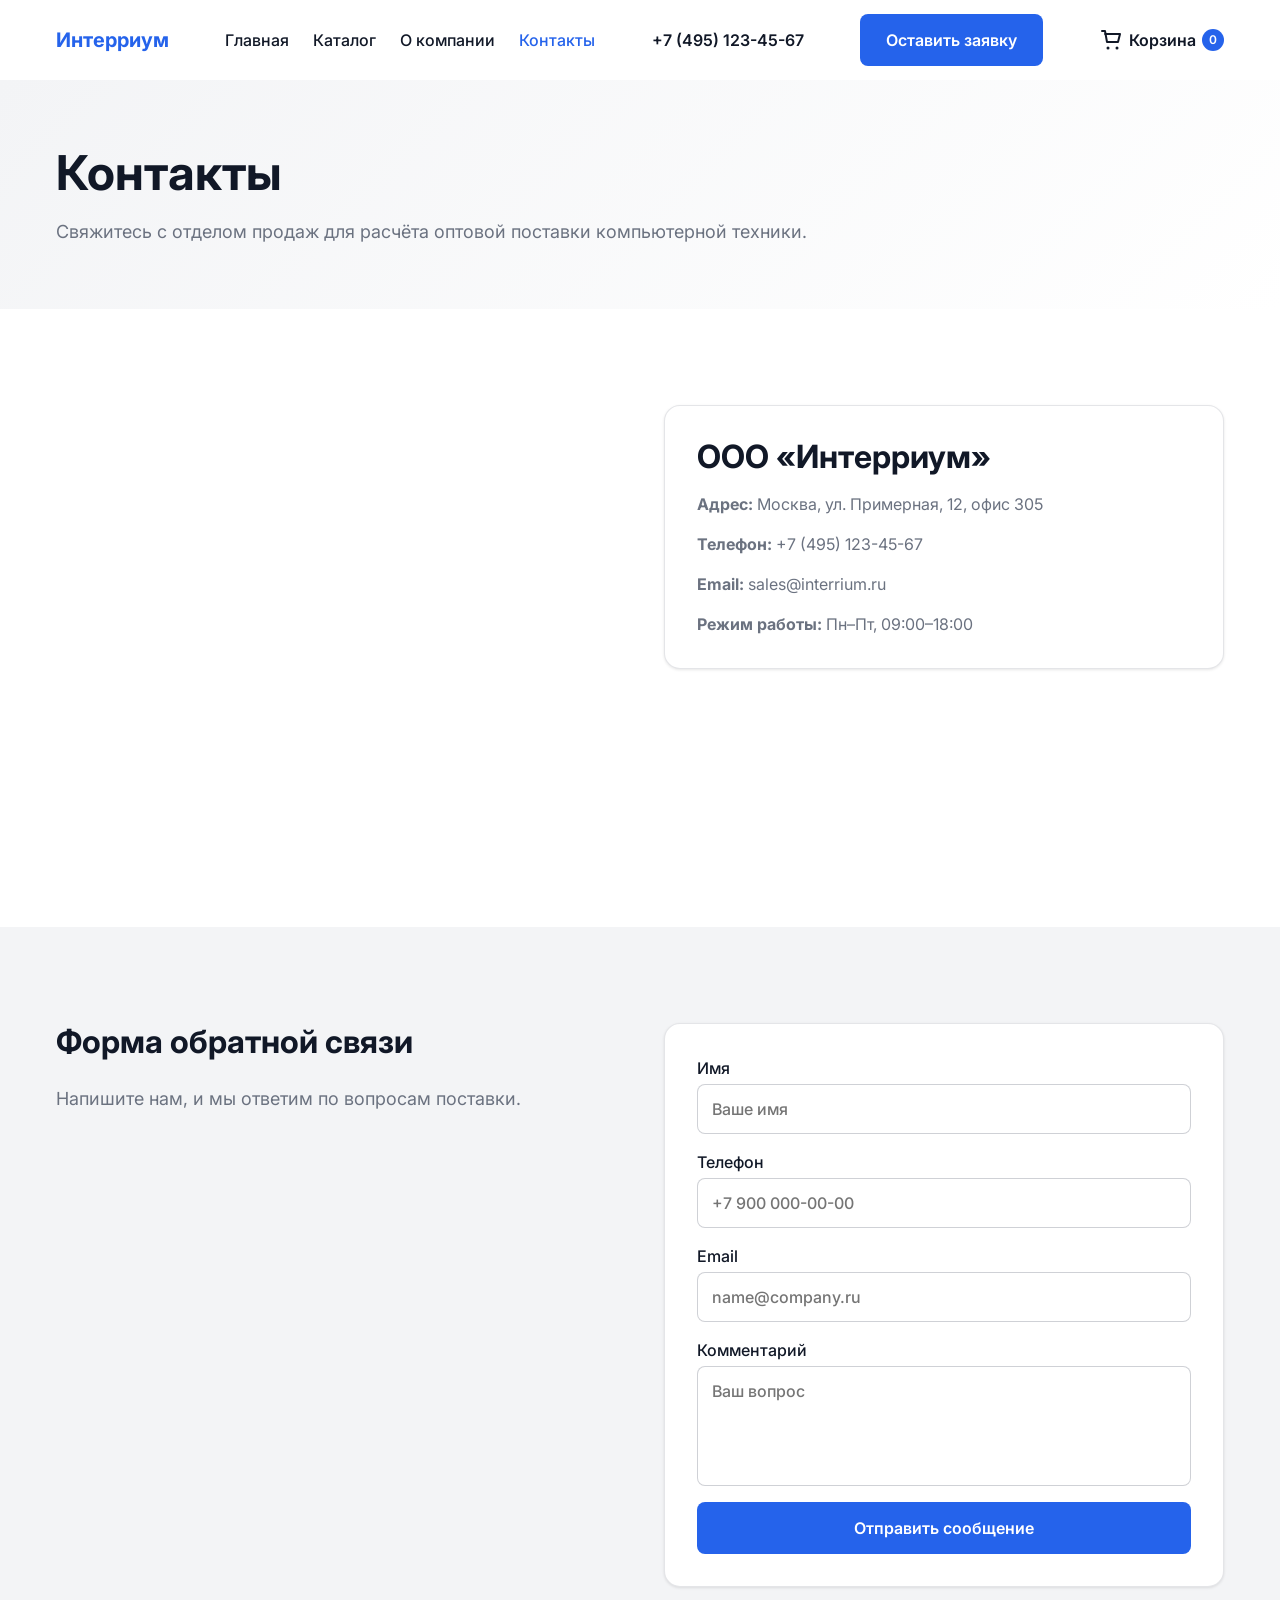
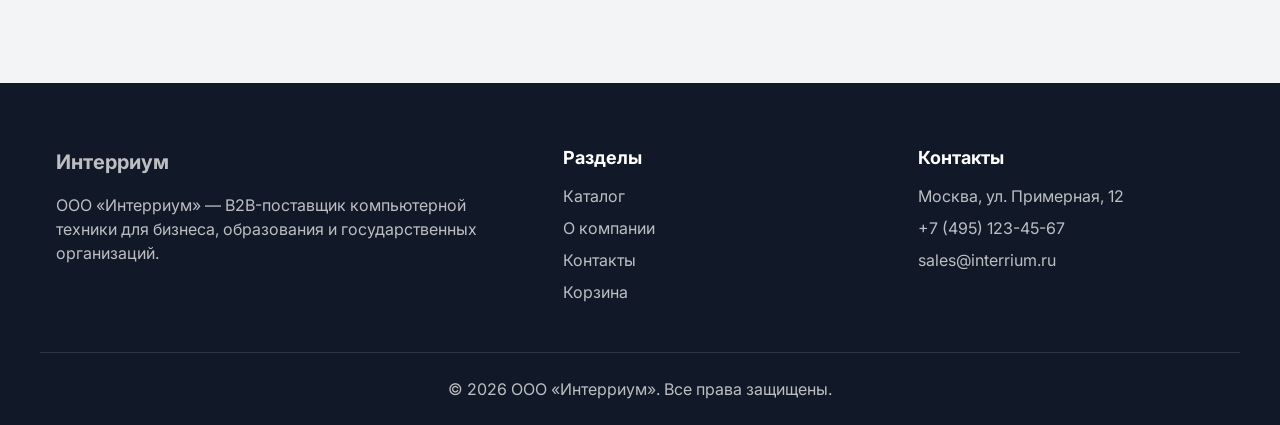
<file: contacts.html>
<!doctype html>
<html lang="ru">
  <head>
    <meta charset="UTF-8" />
    <meta name="viewport" content="width=device-width, initial-scale=1.0" />
    <meta
      name="description"
      content="Контакты ООО «Интерриум»: адрес офиса, телефон, email, режим работы, карта и форма обратной связи для оптовых клиентов."
    />
    <title>Контакты — ООО Интерриум</title>
    <link rel="icon" href="assets/icons/favicon.svg" type="image/svg+xml" />
    <link rel="preconnect" href="https://fonts.googleapis.com" />
    <link rel="preconnect" href="https://fonts.gstatic.com" crossorigin />
    <link
      href="https://fonts.googleapis.com/css2?family=Inter:wght@400;500;600;700;800&family=Manrope:wght@400;600;700&display=swap"
      rel="stylesheet"
    />
    <link rel="stylesheet" href="css/reset.css" />
    <link rel="stylesheet" href="css/variables.css" />
    <link rel="stylesheet" href="css/style.css" />
    <link rel="stylesheet" href="css/header.css" />
    <link rel="stylesheet" href="css/footer.css" />
    <link rel="stylesheet" href="css/catalog.css" />
    <link rel="stylesheet" href="css/product.css" />
    <link rel="stylesheet" href="css/cart.css" />
    <link rel="stylesheet" href="css/adaptive.css" />
  </head>
  <body>
    <header class="header" id="siteHeader">
      <div class="container header__inner">
        <a href="index.html" class="header__logo" aria-label="ООО Интерриум, на главную">Интерриум</a>
        <nav class="header__nav" aria-label="Основная навигация">
          <ul class="header__nav-list">
            <li><a href="index.html" class="header__nav-link">Главная</a></li>
            <li><a href="catalog.html" class="header__nav-link">Каталог</a></li>
            <li>
              <a href="about.html" class="header__nav-link">О компании</a>
            </li>
            <li>
              <a href="contacts.html" class="header__nav-link active">Контакты</a>
            </li>
          </ul>
        </nav>
        <a href="tel:+74951234567" class="header__phone">+7 (495) 123-45-67</a>
        <button type="button" class="btn btn--primary header__btn" data-modal="requestModal">Оставить заявку</button>
        <a href="cart.html" class="header__cart" aria-label="Перейти в корзину">
          <svg class="header__cart-icon" aria-hidden="true" viewBox="0 0 24 24" fill="none">
            <path d="M6 6h15l-2 8H8L6 3H3" stroke="currentColor" stroke-width="2" stroke-linecap="round" stroke-linejoin="round" />
            <circle cx="9" cy="20" r="1.5" fill="currentColor" />
            <circle cx="18" cy="20" r="1.5" fill="currentColor" />
          </svg>
          <span>Корзина</span>
          <span class="header__cart-count">0</span>
        </a>
        <button type="button" class="header__burger" aria-label="Открыть меню" aria-expanded="false">
          <span></span>
          <span></span>
          <span></span>
        </button>
      </div>
    </header>

    <main class="main">
      <section class="page-hero">
        <div class="container">
          <h1>Контакты</h1>
          <p>Свяжитесь с отделом продаж для расчёта оптовой поставки компьютерной техники.</p>
        </div>
      </section>

      <section class="section contacts">
        <div class="container contacts__grid">
          <div class="contacts__map">
            <iframe
              title="Карта офиса ООО Интерриум"
              src="https://www.google.com/maps?q=Москва,%20Красная%20площадь&output=embed"
              loading="lazy"
            ></iframe>
          </div>
          <address class="contacts__address">
            <h2>ООО «Интерриум»</h2>
            <p>
              <strong>Адрес:</strong>
              Москва, ул. Примерная, 12, офис 305
            </p>
            <p>
              <strong>Телефон:</strong>
              <a href="tel:+74951234567">+7 (495) 123-45-67</a>
            </p>
            <p>
              <strong>Email:</strong>
              <a href="mailto:sales@interrium.ru">sales@interrium.ru</a>
            </p>
            <p>
              <strong>Режим работы:</strong>
              Пн–Пт, 09:00–18:00
            </p>
          </address>
        </div>
      </section>
      <section class="section request-section">
        <div class="container request-section__grid">
          <div>
            <h2 class="section-title">Форма обратной связи</h2>
            <p class="section-subtitle">Напишите нам, и мы ответим по вопросам поставки.</p>
          </div>
          <form class="form js-validate-form" novalidate>
            <label class="form__field">
              Имя
              <input name="name" placeholder="Ваше имя" required />
            </label>
            <label class="form__field">
              Телефон
              <input name="phone" type="tel" placeholder="+7 900 000-00-00" required />
            </label>
            <label class="form__field">
              Email
              <input name="email" type="email" placeholder="name@company.ru" required />
            </label>
            <label class="form__field">
              Комментарий
              <textarea name="message" placeholder="Ваш вопрос" required></textarea>
            </label>
            <button class="btn btn--primary" type="submit">Отправить сообщение</button>
          </form>
        </div>
      </section>
    </main>
    <footer class="footer">
      <div class="container footer__grid">
        <div>
          <a href="index.html" class="footer__logo">Интерриум</a>
          <p>ООО «Интерриум» — B2B-поставщик компьютерной техники для бизнеса, образования и государственных организаций.</p>
        </div>
        <nav aria-label="Навигация в подвале">
          <h2 class="footer__title">Разделы</h2>
          <ul class="footer__links">
            <li><a href="catalog.html">Каталог</a></li>
            <li><a href="about.html">О компании</a></li>
            <li><a href="contacts.html">Контакты</a></li>
            <li><a href="cart.html">Корзина</a></li>
          </ul>
        </nav>
        <address class="footer__address">
          <h2 class="footer__title">Контакты</h2>
          <p>Москва, ул. Примерная, 12</p>
          <p><a href="tel:+74951234567">+7 (495) 123-45-67</a></p>
          <p><a href="mailto:sales@interrium.ru">sales@interrium.ru</a></p>
        </address>
      </div>
      <div class="container footer__bottom">
        <p class="footer__copy">© 2026 ООО «Интерриум». Все права защищены.</p>
      </div>
    </footer>
    <div class="modal" id="requestModal" aria-hidden="true">
      <div class="modal__overlay" data-modal-close></div>
      <div class="modal__window" role="dialog" aria-modal="true" aria-labelledby="requestModalTitle">
        <button type="button" class="modal__close" data-modal-close aria-label="Закрыть окно">
          <svg aria-hidden="true" viewBox="0 0 24 24" fill="none">
            <path d="M6 6l12 12M18 6 6 18" stroke="currentColor" stroke-width="2" stroke-linecap="round" />
          </svg>
        </button>
        <form class="form modal__form js-validate-form" novalidate>
          <h2 id="requestModalTitle" class="form__title">Оставить заявку</h2>
          <p class="form__text">Заполните форму, и менеджер подготовит оптовое предложение.</p>
          <label class="form__field">
            Имя
            <input name="name" type="text" placeholder="Ваше имя" required />
          </label>
          <label class="form__field">
            Организация
            <input name="organization" type="text" placeholder="Название организации" required />
          </label>
          <label class="form__field">
            Телефон
            <input name="phone" type="tel" placeholder="+7 900 000-00-00" required />
          </label>
          <label class="form__field">
            Email
            <input name="email" type="email" placeholder="name@company.ru" required />
          </label>
          <label class="form__field">
            Комментарий
            <textarea name="message" placeholder="Какие компьютеры вас интересуют" required></textarea>
          </label>
          <button class="btn btn--primary form__submit" type="submit">Отправить</button>
        </form>
        <div class="form-success" hidden>
          <h2>Спасибо! Заявка принята.</h2>
          <p>Мы свяжемся с вами в ближайшее рабочее время.</p>
        </div>
      </div>
    </div>
    <script src="js/main.js"></script>
    <script src="js/modal.js"></script>
  </body>
</html>
</file>
<file: css/variables.css>
:root {
  --color-primary: #2563eb;
  --color-primary-rgb: 37, 99, 235;
  --color-primary-dark: #1d4ed8;
  --color-dark: #111827;
  --color-dark-rgb: 17, 24, 39;
  --color-gray: #6b7280;
  --color-gray-rgb: 107, 114, 128;
  --color-light: #f3f4f6;
  --color-white: #ffffff;
  --color-white-rgb: 255, 255, 255;
  --color-success: #10b981;
  --color-success-rgb: 16, 185, 129;
  --color-danger: #ef4444;
  --color-danger-rgb: 239, 68, 68;
  --font-family: "Inter", "Manrope", sans-serif;
  --font-size-xs: 12px;
  --font-size-sm: 14px;
  --font-size-base: 16px;
  --font-size-lg: 18px;
  --font-size-xl: 20px;
  --font-size-2xl: 24px;
  --font-size-3xl: 32px;
  --font-size-4xl: 48px;
  --font-weight-regular: 400;
  --font-weight-medium: 500;
  --font-weight-semibold: 600;
  --font-weight-bold: 700;
  --line-height-tight: 1.2;
  --line-height-normal: 1.5;
  --line-height-loose: 1.75;
  --spacing-xs: 4px;
  --spacing-sm: 8px;
  --spacing-md: 16px;
  --spacing-lg: 24px;
  --spacing-xl: 32px;
  --spacing-2xl: 48px;
  --spacing-3xl: 64px;
  --spacing-4xl: 96px;
  --radius-sm: 4px;
  --radius-md: 8px;
  --radius-lg: 12px;
  --radius-xl: 16px;
  --radius-full: 9999px;
  --shadow-sm: 0 1px 3px rgba(0, 0, 0, .1);
  --shadow-md: 0 4px 12px rgba(0, 0, 0, .1);
  --shadow-lg: 0 8px 24px rgba(0, 0, 0, .12);
  --transition-fast: .15s ease;
  --transition-base: .3s ease;
  --container-width: 1200px;
  --header-height: 80px;
}
</file>
<file: css/style.css>
/* === Базовые настройки сайта: применяются на всех страницах === */
html {
  scroll-behavior: smooth;
}

html,
body {
  overflow-x: hidden;
}

body {
  font-family: var(--font-family), "Manrope", sans-serif;
  font-size: var(--font-size-base);
  font-weight: var(--font-weight-regular);
  line-height: var(--line-height-normal);
  color: var(--color-dark);
  background-color: var(--color-white);
  -webkit-font-smoothing: antialiased;
}

body.is-locked {
  overflow: hidden;
}

h1,
h2,
h3 {
  line-height: var(--line-height-tight);
  color: var(--color-dark);
}

h1 {
  font-size: var(--font-size-4xl);
  font-weight: var(--font-weight-bold);
}

h2,
.section-title {
  font-size: var(--font-size-3xl);
  font-weight: var(--font-weight-bold);
}

h3 {
  font-size: var(--font-size-xl);
  font-weight: var(--font-weight-semibold);
}

p {
  color: var(--color-gray);
}

/* === Общая сетка и отступы страниц === */
.main {
  padding-top: var(--header-height);
}

.container {
  max-width: var(--container-width);
  margin: 0 auto;
  padding: 0 var(--spacing-md);
}

.section {
  padding: var(--spacing-4xl) 0;
}

.section-title {
  margin-bottom: var(--spacing-lg);
}

.section-subtitle {
  max-width: 620px;
  margin-bottom: var(--spacing-xl);
  font-size: var(--font-size-lg);
}

/* === Общие кнопки === */
.btn {
  display: inline-flex;
  min-height: 44px;
  align-items: center;
  justify-content: center;
  gap: var(--spacing-sm);
  padding: 12px 24px;
  border: 2px solid transparent;
  border-radius: var(--radius-md);
  font-weight: var(--font-weight-semibold);
  text-align: center;
  cursor: pointer;
  transition:
    background-color var(--transition-base),
    color var(--transition-base),
    border-color var(--transition-base),
    transform var(--transition-base),
    box-shadow var(--transition-base);
}

.btn:hover {
  transform: translateY(-2px);
}

.btn--primary {
  color: var(--color-white);
  background-color: var(--color-primary);
}

.btn--primary:hover,
.btn--primary:focus-visible {
  background-color: var(--color-primary-dark);
  box-shadow: var(--shadow-md);
}

.btn--outline {
  color: var(--color-primary);
  background-color: transparent;
  border-color: var(--color-primary);
}

.btn--outline:hover,
.btn--outline:focus-visible {
  color: var(--color-white);
  background-color: var(--color-primary);
}

/* === Вспомогательные классы доступности === */
.visually-hidden {
  position: absolute;
  width: 1px;
  height: 1px;
  padding: 0;
  margin: -1px;
  overflow: hidden;
  clip: rect(0, 0, 0, 0);
  white-space: nowrap;
  border: 0;
}

/* === Внутренний hero-блок: каталог, товар, о компании, контакты, корзина === */
.page-hero {
  padding: var(--spacing-3xl) 0;
  background: linear-gradient(135deg, var(--color-light), var(--color-white));
}

.page-hero h1,
.page-hero p {
  max-width: 760px;
}

.page-hero p {
  margin-top: var(--spacing-md);
  font-size: var(--font-size-lg);
}

/* === Главная страница: первый экран === */
.hero--home {
  min-height: calc(100vh - var(--header-height));
  display: flex;
  align-items: center;
  position: relative;
  background:
    radial-gradient(circle at 10% 20%, rgba(var(--color-primary-rgb), 0.16), transparent 34%),
    linear-gradient(135deg, var(--color-light), var(--color-white));
}

.hero__inner {
  display: grid;
  grid-template-columns: minmax(300px, 1fr) minmax(320px, 1fr);
  align-items: center;
  gap: var(--spacing-3xl);
}

.hero__media {
  position: relative;
}

.hero__media::before {
  content: "";
  position: absolute;
  inset: 10% -5% -5% 8%;
  z-index: 0;
  border-radius: var(--radius-xl);
  background-color: rgba(var(--color-primary-rgb), 0.14);
}

.hero__media img {
  position: relative;
  z-index: 1;
  width: 100%;
  border-radius: var(--radius-xl);
  box-shadow: var(--shadow-lg);
}

.hero__title {
  margin-bottom: var(--spacing-lg);
  text-shadow: 0 8px 24px rgba(var(--color-dark-rgb), 0.08);
}

.hero__subtitle {
  margin-bottom: var(--spacing-xl);
  font-size: var(--font-size-lg);
}

.hero__buttons {
  display: flex;
  flex-wrap: wrap;
  gap: var(--spacing-md);
}

/* === Общие сетки и оболочки карточек для нескольких страниц === */
.advantages__grid,
.products-grid,
.steps__grid,
.reviews__grid,
.achievements__grid {
  display: grid;
  gap: var(--spacing-lg);
}

.advantages__grid {
  grid-template-columns: repeat(4, 1fr);
}

.advantage-card,
.product-card,
.review-card,
.steps__grid li,
.form,
.contacts__address,
.cart__summary,
.cart__empty,
.catalog__sidebar,
.product-detail__info,
.product-detail__gallery {
  border: 1px solid rgba(var(--color-gray-rgb), 0.18);
  border-radius: var(--radius-xl);
  background-color: var(--color-white);
  box-shadow: var(--shadow-sm);
}

/* === Главная страница: преимущества === */
.advantage-card {
  padding: var(--spacing-lg);
  transition:
    transform var(--transition-base),
    box-shadow var(--transition-base);
}

.advantage-card:hover {
  transform: translateY(-8px);
  box-shadow: var(--shadow-lg);
}

.advantage-card__icon {
  display: inline-flex;
  width: 48px;
  height: 48px;
  align-items: center;
  justify-content: center;
  margin-bottom: var(--spacing-md);
  border-radius: var(--radius-lg);
  color: var(--color-primary);
  background-color: rgba(var(--color-primary-rgb), 0.1);
}

.advantage-card__icon svg {
  width: 28px;
  height: 28px;
}

.advantage-card h3,
.product-card h3,
.steps__grid h3 {
  margin-bottom: var(--spacing-sm);
}

/* === Главная страница и каталог: карточки товаров === */
.products-grid,
.products-grid--featured {
  grid-template-columns: repeat(3, 1fr);
}

.product-card {
  position: relative;
  display: flex;
  flex-direction: column;
  gap: var(--spacing-sm);
  padding: var(--spacing-md);
  animation: fadeIn 0.45s ease both;
}

.product-card img {
  width: 100%;
  aspect-ratio: 4 / 3;
  object-fit: cover;
  border-radius: var(--radius-lg);
  background-color: var(--color-light);
}

.product-card strong {
  margin-top: auto;
  font-size: var(--font-size-xl);
  color: var(--color-dark);
}

.product-card__actions {
  display: grid;
  grid-template-columns: 1fr 1fr;
  gap: var(--spacing-sm);
}

.badge {
  display: inline-flex;
  width: max-content;
  align-items: center;
  padding: 4px 10px;
  border-radius: var(--radius-full);
  font-size: var(--font-size-sm);
  font-weight: var(--font-weight-semibold);
  color: var(--color-gray);
  background-color: var(--color-light);
}

.badge--success {
  color: var(--color-success);
  background-color: rgba(var(--color-success-rgb), 0.12);
}

.badge--muted {
  color: var(--color-danger);
  background-color: rgba(var(--color-danger-rgb), 0.12);
}

/* === Главная страница: этапы сотрудничества === */
.steps__grid {
  grid-template-columns: repeat(4, 1fr);
  counter-reset: steps;
}

.steps__grid li {
  position: relative;
  padding: var(--spacing-xl) var(--spacing-lg) var(--spacing-lg);
  counter-increment: steps;
}

.steps__grid li::before {
  content: counter(steps);
  position: absolute;
  top: var(--spacing-md);
  right: var(--spacing-md);
  width: 36px;
  height: 36px;
  display: grid;
  place-items: center;
  border-radius: var(--radius-full);
  color: var(--color-white);
  background-color: var(--color-primary);
  font-weight: var(--font-weight-bold);
}

/* === Главная страница: отзывы клиентов === */
.reviews__grid {
  grid-template-columns: repeat(3, 1fr);
}

.review-card {
  padding: var(--spacing-lg);
}

.review-card p {
  position: relative;
  margin-bottom: var(--spacing-lg);
  padding-left: var(--spacing-xl);
}

.review-card p::before {
  content: "“";
  position: absolute;
  left: 0;
  top: -12px;
  font-size: 44px;
  line-height: 1;
  color: var(--color-primary);
}

.review-card div {
  display: grid;
  grid-template-columns: 48px 1fr;
  column-gap: var(--spacing-md);
  align-items: center;
}

.review-card small {
  grid-column: 2;
  color: var(--color-gray);
}

.avatar {
  grid-row: 1 / 3;
  display: grid;
  width: 48px;
  height: 48px;
  place-items: center;
  border-radius: var(--radius-full);
  color: var(--color-white);
  background-color: var(--color-primary);
  font-weight: var(--font-weight-bold);
}

/* === Формы заявок и обратной связи: главная, контакты и модальное окно === */
.request-section {
  background-color: var(--color-light);
}

.request-section__grid,
.about__grid,
.contacts__grid {
  display: grid;
  grid-template-columns: 1fr 1fr;
  gap: var(--spacing-2xl);
  align-items: start;
}

.form {
  display: grid;
  gap: var(--spacing-md);
  padding: var(--spacing-xl);
}

.form__title {
  margin-bottom: 0;
}

.form__text {
  margin-bottom: var(--spacing-sm);
}

.form__field {
  display: grid;
  gap: var(--spacing-xs);
  color: var(--color-dark);
  font-weight: var(--font-weight-medium);
}

.form input,
.form textarea,
.catalog__search input,
.catalog__sort,
.cart-item__qty input {
  width: 100%;
  border: 1px solid rgba(var(--color-gray-rgb), 0.32);
  border-radius: var(--radius-md);
  padding: 12px 14px;
  color: var(--color-dark);
  background-color: var(--color-white);
  transition:
    border-color var(--transition-base),
    box-shadow var(--transition-base);
}

.form textarea {
  min-height: 120px;
  resize: none;
}

.form input:focus,
.form textarea:focus,
.catalog__search input:focus,
.catalog__sort:focus {
  outline: none;
  border-color: var(--color-primary);
  box-shadow: 0 0 0 4px rgba(var(--color-primary-rgb), 0.14);
}

.form__field.field--error input,
.form__field.field--error textarea {
  border-color: var(--color-danger);
}

.error-message {
  color: var(--color-danger);
  font-size: var(--font-size-sm);
}

.form-success {
  padding: var(--spacing-xl);
  text-align: center;
}

.form-success h2 {
  margin-bottom: var(--spacing-sm);
}

/* === Страница «О компании» === */
.about__grid img {
  width: 100%;
  border-radius: var(--radius-xl);
  box-shadow: var(--shadow-lg);
}

.about__grid p + p {
  margin-top: var(--spacing-md);
}

.achievements {
  background-color: var(--color-light);
}

.achievements__grid {
  grid-template-columns: repeat(4, 1fr);
}

.achievements__grid div {
  display: grid;
  gap: var(--spacing-xs);
  text-align: center;
}

.achievements__grid strong {
  color: var(--color-primary);
  font-size: var(--font-size-4xl);
}

.achievements__grid span {
  color: var(--color-gray);
}

/* Карусель партнёров */
.partners__slider {
  overflow: hidden;
  position: relative;
  width: 100vw;
  margin-left: calc(50% - 50vw);
}

.partners__track {
  display: flex;
  gap: var(--spacing-md);
  width: fit-content;
}

.partners__item {
  flex-shrink: 0;
  min-width: 180px;
  height: 150px;
  padding: var(--spacing-lg);
  margin: var(--spacing-lg);
  border-radius: var(--radius-lg);
  display: flex;
  align-items: center;
  justify-content: center;
  filter: grayscale(0.2);
  transition:
    filter var(--transition-base),
    transform var(--transition-base),
    box-shadow var(--transition-base);
}

.partners__item:hover {
  filter: grayscale(0);
  transform: translateY(-4px);
}

.partners__item img {
  max-width: 100%;
  max-height: 100%;
  object-fit: contain;
}

/* Адаптивность */
@media (max-width: 768px) {
  .partners__item {
    min-width: 140px;
    height: 80px;
    padding: var(--spacing-md);
  }
}

/* === Страница «Контакты» === */
.contacts__map iframe {
  width: 100%;
  min-height: 420px;
  border: 0;
  border-radius: var(--radius-xl);
}

.contacts__address {
  padding: var(--spacing-xl);
  font-style: normal;
}

.contacts__address p {
  margin-top: var(--spacing-md);
}

/* === Всплывающие уведомления: добавление в корзину и действия пользователя === */
.toast {
  position: fixed;
  right: 16px;
  bottom: 16px;
  z-index: 1200;
  max-width: 340px;
  padding: 14px 18px;
  border-radius: var(--radius-lg);
  color: var(--color-white);
  background-color: var(--color-dark);
  box-shadow: var(--shadow-lg);
  transform: translateY(30px);
  opacity: 0;
  pointer-events: none;
  transition:
    opacity var(--transition-base),
    transform var(--transition-base);
}

.toast--show {
  transform: translateY(0);
  opacity: 1;
}

/* === Анимации === */
@keyframes fadeIn {
  from {
    opacity: 0;
    transform: translateY(16px);
  }
  to {
    opacity: 1;
    transform: translateY(0);
  }
}

/* === Общее модальное окно заявки: все страницы === */
.modal {
  position: fixed;
  inset: 0;
  z-index: 1000;
  display: grid;
  place-items: center;
  padding: var(--spacing-md);
  opacity: 0;
  visibility: hidden;
  transition:
    opacity var(--transition-base),
    visibility var(--transition-base);
}

.modal.is-open {
  opacity: 1;
  visibility: visible;
}

.modal__overlay {
  position: absolute;
  inset: 0;
  background-color: rgba(var(--color-dark-rgb), 0.62);
}

.modal__window {
  position: relative;
  z-index: 1;
  width: min(100%, 560px);
  max-height: calc(100vh - 32px);
  overflow: auto;
  border-radius: var(--radius-xl);
  background-color: var(--color-white);
  box-shadow: var(--shadow-lg);
  transform: translateY(18px) scale(0.98);
  transition: transform var(--transition-base);
}

.modal.is-open .modal__window {
  transform: translateY(0) scale(1);
}

.modal__close {
  position: absolute;
  top: 12px;
  right: 12px;
  z-index: 2;
  display: grid;
  width: 44px;
  height: 44px;
  place-items: center;
  border-radius: var(--radius-full);
  color: var(--color-dark);
  background-color: var(--color-light);
  transition:
    background-color var(--transition-base),
    color var(--transition-base);
}

.modal__close:hover {
  color: var(--color-white);
  background-color: var(--color-primary);
}

.modal__close svg {
  width: 22px;
  height: 22px;
}
</file>
<file: css/header.css>
.header {
  position: fixed;
  top: 0;
  left: 0;
  right: 0;
  z-index: 900;
  min-height: var(--header-height);
  background-color: rgba(var(--color-white-rgb), 0.5);
  backdrop-filter: blur(14px);
  transition: box-shadow var(--transition-base);
}

.header.header--scrolled {
  box-shadow: var(--shadow-md);
}

.header__inner {
  min-height: var(--header-height);
  display: flex;
  align-items: center;
  justify-content: space-between;
  gap: var(--spacing-md);
}

.header__logo,
.footer__logo {
  color: var(--color-primary);
  font-size: var(--font-size-xl);
  font-weight: var(--font-weight-bold);
}

.header__nav-list {
  display: flex;
  align-items: center;
  gap: var(--spacing-lg);
}

.header__nav-link {
  color: var(--color-dark);
  font-weight: var(--font-weight-medium);
  transition: color var(--transition-base);
}

.header__nav-link:hover,
.header__nav-link.active {
  color: var(--color-primary);
}

.header__phone {
  color: var(--color-dark);
  font-weight: var(--font-weight-semibold);
  white-space: nowrap;
}

.header__cart {
  position: relative;
  display: inline-flex;
  align-items: center;
  gap: 6px;
  color: var(--color-dark);
  font-weight: var(--font-weight-semibold);
  transition: color var(--transition-base);
}

.header__cart:hover {
  color: var(--color-primary);
}

.header__cart-icon {
  width: 24px;
  height: 24px;
}

.header__cart-count {
  display: grid;
  min-width: 22px;
  height: 22px;
  place-items: center;
  border-radius: var(--radius-full);
  color: var(--color-white);
  background-color: var(--color-primary);
  font-size: var(--font-size-xs);
  line-height: 1;
}

.header__burger {
  display: none;
  width: 44px;
  height: 44px;
  flex-shrink: 0;
  align-items: center;
  justify-content: center;
  flex-direction: column;
  gap: 5px;
  border-radius: var(--radius-md);
  background-color: var(--color-light);
}

.header__burger span {
  width: 24px;
  height: 2px;
  border-radius: var(--radius-full);
  background-color: var(--color-dark);
  transition:
    transform var(--transition-base),
    opacity var(--transition-base);
}

.header__burger.is-active span:nth-child(1) {
  transform: translateY(7px) rotate(45deg);
}

.header__burger.is-active span:nth-child(2) {
  opacity: 0;
}

.header__burger.is-active span:nth-child(3) {
  transform: translateY(-7px) rotate(-45deg);
}
</file>
<file: css/footer.css>
.footer {
  padding: var(--spacing-3xl) 0 var(--spacing-lg);
  color: var(--color-white);
  background-color: var(--color-dark);
}

.footer p,
.footer a,
.footer span {
  color: rgba(var(--color-white-rgb), 0.72);
}

.footer a {
  transition: color var(--transition-base);
}

.footer a:hover {
  color: var(--color-white);
}

.footer__grid {
  display: grid;
  grid-template-columns: 1.5fr 1fr 1fr;
  gap: var(--spacing-2xl);
}

.footer__logo {
  display: inline-flex;
  margin-bottom: var(--spacing-md);
  color: var(--color-white);
}

.footer__title {
  margin-bottom: var(--spacing-md);
  color: var(--color-white);
  font-size: var(--font-size-lg);
}

.footer__links {
  display: grid;
  gap: var(--spacing-sm);
}

.footer__address {
  font-style: normal;
}

.footer__address p + p {
  margin-top: var(--spacing-sm);
}

.footer__bottom {
  margin-top: var(--spacing-2xl);
  padding-top: var(--spacing-lg);
  border-top: 1px solid rgba(var(--color-white-rgb), 0.12);
  text-align: center;
}
</file>
<file: css/catalog.css>
.catalog__layout {
  display: grid;
  grid-template-columns: 250px 1fr;
  gap: var(--spacing-xl);
  align-items: start;
}

.catalog__filter-toggle {
  display: none;
}

.catalog__sidebar {
  position: sticky;
  top: calc(var(--header-height) + 16px);
  padding: var(--spacing-lg);
}

.catalog__sidebar-head {
  display: flex;
  align-items: center;
  justify-content: space-between;
  gap: var(--spacing-md);
  margin-bottom: var(--spacing-lg);
}

.catalog__sidebar h2 {
  font-size: var(--font-size-xl);
}

.catalog__reset {
  color: var(--color-primary);
  font-weight: var(--font-weight-semibold);
}

.filters {
  display: grid;
  gap: var(--spacing-lg);
}

.filters fieldset {
  display: grid;
  gap: var(--spacing-sm);
  border: 0;
}

.filters legend {
  margin-bottom: var(--spacing-sm);
  font-weight: var(--font-weight-bold);
}

.filters label {
  display: flex;
  align-items: center;
  gap: var(--spacing-sm);
  color: var(--color-gray);
  cursor: pointer;
}

.filters input[type="checkbox"] {
  appearance: none;
  width: 20px;
  height: 20px;
  flex: 0 0 20px;
  border: 2px solid rgba(var(--color-gray-rgb), 0.38);
  border-radius: var(--radius-sm);
  background-color: var(--color-white);
  transition:
    background-color var(--transition-base),
    border-color var(--transition-base);
}

.filters input[type="checkbox"]:checked {
  border-color: var(--color-primary);
  background-color: var(--color-primary);
  background-image: url("../assets/icons/check.svg");
  background-position: center;
  background-repeat: no-repeat;
  background-size: 16px;
}

.catalog__price {
  width: 100%;
  accent-color: var(--color-primary);
}

.catalog__price-output {
  color: var(--color-primary);
  font-weight: var(--font-weight-bold);
}

.catalog__toolbar {
  display: flex;
  align-items: center;
  justify-content: space-between;
  gap: var(--spacing-md);
  margin-bottom: var(--spacing-md);
}

.catalog__search {
  position: relative;
  width: min(100%, 460px);
}

.catalog__search img {
  position: absolute;
  right: 14px;
  top: 50%;
  width: 20px;
  height: 20px;
  transform: translateY(-50%);
  pointer-events: none;
}

.catalog__search input {
  padding-right: 44px;
}

.catalog__sort {
  max-width: 260px;
}

.catalog__count {
  margin-bottom: var(--spacing-lg);
}

.catalog__grid {
  display: grid;
  grid-template-columns: repeat(2, 1fr);
  gap: var(--spacing-lg);
}

.catalog__empty {
  grid-column: 1 / -1;
  padding: var(--spacing-xl);
  border-radius: var(--radius-xl);
  text-align: center;
  background-color: var(--color-light);
}

.pagination {
  display: flex;
  flex-wrap: wrap;
  align-items: center;
  justify-content: center;
  gap: var(--spacing-sm);
  margin-top: var(--spacing-xl);
}

.pagination button {
  min-width: 44px;
  min-height: 44px;
  padding: 8px 14px;
  border: 1px solid rgba(var(--color-gray-rgb), 0.28);
  border-radius: var(--radius-md);
  color: var(--color-dark);
  background-color: var(--color-white);
  transition:
    background-color var(--transition-base),
    color var(--transition-base),
    border-color var(--transition-base);
}

.pagination button:hover,
.pagination button.active {
  color: var(--color-white);
  border-color: var(--color-primary);
  background-color: var(--color-primary);
}
</file>
<file: css/product.css>
.breadcrumbs {
  display: flex;
  flex-wrap: wrap;
  gap: var(--spacing-sm);
  margin-bottom: var(--spacing-xl);
  color: var(--color-gray);
}

.breadcrumbs a {
  color: var(--color-primary);
}

.product-detail {
  display: grid;
  grid-template-columns: minmax(300px, 1fr) minmax(320px, 1fr);
  gap: var(--spacing-xl);
  align-items: start;
}

.product-detail__gallery,
.product-detail__info {
  padding: var(--spacing-lg);
}

.product-detail__image {
  width: 100%;
  aspect-ratio: 4 / 3;
  object-fit: cover;
  border-radius: var(--radius-lg);
  background-color: var(--color-light);
}

.product-detail__thumbs {
  display: grid;
  grid-template-columns: repeat(3, 1fr);
  gap: var(--spacing-md);
  margin-top: var(--spacing-md);
}

.product-detail__thumbs button {
  border: 2px solid transparent;
  border-radius: var(--radius-md);
  overflow: hidden;
  transition: border-color var(--transition-base);
}

.product-detail__thumbs button:hover,
.product-detail__thumbs button:focus-visible {
  border-color: var(--color-primary);
}

.product-detail__info h1 {
  margin: var(--spacing-md) 0;
}

.product-detail__brand {
  margin-bottom: var(--spacing-sm);
  font-weight: var(--font-weight-semibold);
}

.product-detail__price {
  margin-bottom: var(--spacing-lg);
  color: var(--color-dark);
  font-size: var(--font-size-3xl);
  font-weight: var(--font-weight-bold);
}

.product-detail__actions {
  display: flex;
  flex-wrap: wrap;
  gap: var(--spacing-md);
  margin-bottom: var(--spacing-xl);
}

.product-detail__section + .product-detail__section {
  margin-top: var(--spacing-xl);
}

.product-detail__section h2 {
  margin-bottom: var(--spacing-md);
  font-size: var(--font-size-2xl);
}

.specs {
  display: grid;
  grid-template-columns: max-content 1fr;
  gap: var(--spacing-sm) var(--spacing-lg);
}

.specs dt {
  color: var(--color-gray);
  font-weight: var(--font-weight-semibold);
}

.specs dd {
  color: var(--color-dark);
}
</file>
<file: css/cart.css>
.cart {
  display: grid;
  gap: var(--spacing-lg);
}

.cart__empty {
  display: grid;
  gap: var(--spacing-md);
  justify-items: start;
  padding: var(--spacing-xl);
}

.cart__content {
  display: grid;
  grid-template-columns: 1fr 340px;
  gap: var(--spacing-xl);
  align-items: start;
}

.cart__items {
  display: grid;
  gap: var(--spacing-md);
}

.cart-item {
  display: grid;
  grid-template-columns: 120px 1fr auto auto;
  gap: var(--spacing-md);
  align-items: center;
  padding: var(--spacing-md);
  border: 1px solid rgba(var(--color-gray-rgb), .18);
  border-radius: var(--radius-xl);
  background-color: var(--color-white);
  box-shadow: var(--shadow-sm);
}

.cart-item__image {
  width: 120px;
  aspect-ratio: 4 / 3;
  object-fit: cover;
  border-radius: var(--radius-md);
  background-color: var(--color-light);
}

.cart-item__title {
  margin-bottom: var(--spacing-xs);
  font-weight: var(--font-weight-bold);
}

.cart-item__price,
.cart-item__sum {
  color: var(--color-dark);
  font-weight: var(--font-weight-bold);
}

.cart-item__qty {
  display: flex;
  align-items: center;
  gap: var(--spacing-xs);
}

.cart-item__qty button,
.cart-item__remove {
  min-width: 40px;
  min-height: 40px;
  border-radius: var(--radius-md);
  color: var(--color-primary);
  background-color: rgba(var(--color-primary-rgb), .1);
  font-weight: var(--font-weight-bold);
  transition: background-color var(--transition-base), color var(--transition-base);
}

.cart-item__qty button:hover,
.cart-item__remove:hover {
  color: var(--color-white);
  background-color: var(--color-primary);
}

.cart-item__qty input {
  width: 58px;
  padding: 8px;
  text-align: center;
}

.cart-item__remove {
  padding: 8px 12px;
  color: var(--color-danger);
  background-color: rgba(var(--color-danger-rgb), .12);
}

.cart-item__remove:hover {
  background-color: var(--color-danger);
}

.cart__summary {
  position: sticky;
  top: calc(var(--header-height) + 16px);
  display: grid;
  gap: var(--spacing-md);
  padding: var(--spacing-lg);
}

.cart__summary-row {
  display: flex;
  justify-content: space-between;
  gap: var(--spacing-md);
}

.cart__summary-total {
  padding-top: var(--spacing-md);
  border-top: 1px solid rgba(var(--color-gray-rgb), .18);
  font-size: var(--font-size-xl);
  font-weight: var(--font-weight-bold);
}

.confirm-modal {
  position: fixed;
  inset: 0;
  z-index: 1100;
  display: grid;
  place-items: center;
  padding: var(--spacing-md);
  background-color: rgba(var(--color-dark-rgb), .58);
  opacity: 0;
  visibility: hidden;
  transition: opacity var(--transition-base), visibility var(--transition-base);
}

.confirm-modal.is-open {
  opacity: 1;
  visibility: visible;
}

.confirm-modal__window {
  width: min(100%, 440px);
  padding: var(--spacing-xl);
  border-radius: var(--radius-xl);
  background-color: var(--color-white);
  box-shadow: var(--shadow-lg);
}

.confirm-modal__window p {
  margin: var(--spacing-md) 0 var(--spacing-lg);
}

.confirm-modal__window div {
  display: flex;
  justify-content: flex-end;
  gap: var(--spacing-md);
}
</file>
<file: css/adaptive.css>
@media (max-width: 1200px) {
  :root {
    --font-size-4xl: 42px;
    --spacing-4xl: 80px;
  }

  .header__phone,
  .header__btn {
    display: none;
  }
}

@media (max-width: 992px) {
  .hero__inner,
  .request-section__grid,
  .about__grid,
  .contacts__grid,
  .product-detail,
  .cart__content {
    grid-template-columns: 1fr;
  }

  .catalog__layout {
    grid-template-columns: 1fr;
  }

  .catalog__filter-toggle {
    display: inline-flex;
    width: max-content;
  }

  .catalog__sidebar {
    position: static;
    display: none;
  }

  .catalog__sidebar.catalog__sidebar--open {
    display: block;
  }

  .catalog__grid,
  .products-grid,
  .products-grid--featured {
    grid-template-columns: repeat(2, 1fr);
  }

  .advantages__grid,
  .steps__grid,
  .achievements__grid {
    grid-template-columns: repeat(2, 1fr);
  }

  .reviews__grid,
  .footer__grid {
    grid-template-columns: 1fr;
  }

  .cart__summary {
    position: static;
  }
}

@media (max-width: 768px) {
  :root {
    --font-size-4xl: 34px;
    --font-size-3xl: 28px;
    --header-height: 72px;
  }

  .header__burger {
    display: inline-flex;
  }

  .header__cart span:not(.header__cart-count) {
    display: none;
  }

  .header__nav {
    position: fixed;
    top: var(--header-height);
    left: 0;
    right: 0;
    height: calc(100vh - var(--header-height));
    display: none;
    padding: var(--spacing-xl) var(--spacing-md);
    background-color: var(--color-white);
    box-shadow: var(--shadow-lg);
  }

  .header__nav.header__nav--open {
    display: block;
  }

  .header__nav-list {
    flex-direction: column;
    align-items: stretch;
    gap: var(--spacing-md);
  }

  .header__nav-link {
    display: block;
    padding: var(--spacing-md);
    border-radius: var(--radius-md);
    background-color: var(--color-light);
  }

  .hero--home {
    min-height: auto;
    padding: var(--spacing-3xl) 0;
  }

  .hero__inner {
    gap: var(--spacing-xl);
  }

  .hero__media {
    order: 1;
  }

  .hero__content {
    order: 2;
  }

  .hero__buttons,
  .product-detail__actions,
  .catalog__toolbar {
    flex-direction: column;
    align-items: stretch;
  }

  .catalog__search,
  .catalog__sort {
    width: 100%;
    max-width: none;
  }

  .catalog__grid,
  .products-grid,
  .products-grid--featured,
  .reviews__grid {
    grid-template-columns: 1fr;
  }

  .cart-item {
    grid-template-columns: 96px 1fr;
  }

  .cart-item__image {
    width: 96px;
  }

  .cart-item__qty,
  .cart-item__sum,
  .cart-item__remove {
    grid-column: 1 / -1;
  }
}

@media (max-width: 576px) {
  :root {
    --spacing-4xl: 56px;
    --spacing-3xl: 48px;
  }

  .container {
    padding-left: 12px;
    padding-right: 12px;
  }

  .advantages__grid,
  .steps__grid,
  .achievements__grid {
    grid-template-columns: 1fr;
  }

  .form,
  .modal__window,
  .product-detail__gallery,
  .product-detail__info,
  .contacts__address {
    padding: var(--spacing-md);
  }

  .product-card__actions {
    grid-template-columns: 1fr;
  }

  .cart-item {
    grid-template-columns: 1fr;
  }

  .cart-item__image {
    width: 100%;
  }

  .btn {
    width: 100%;
  }

  .header__logo {
    font-size: var(--font-size-lg);
  }
}
</file>
